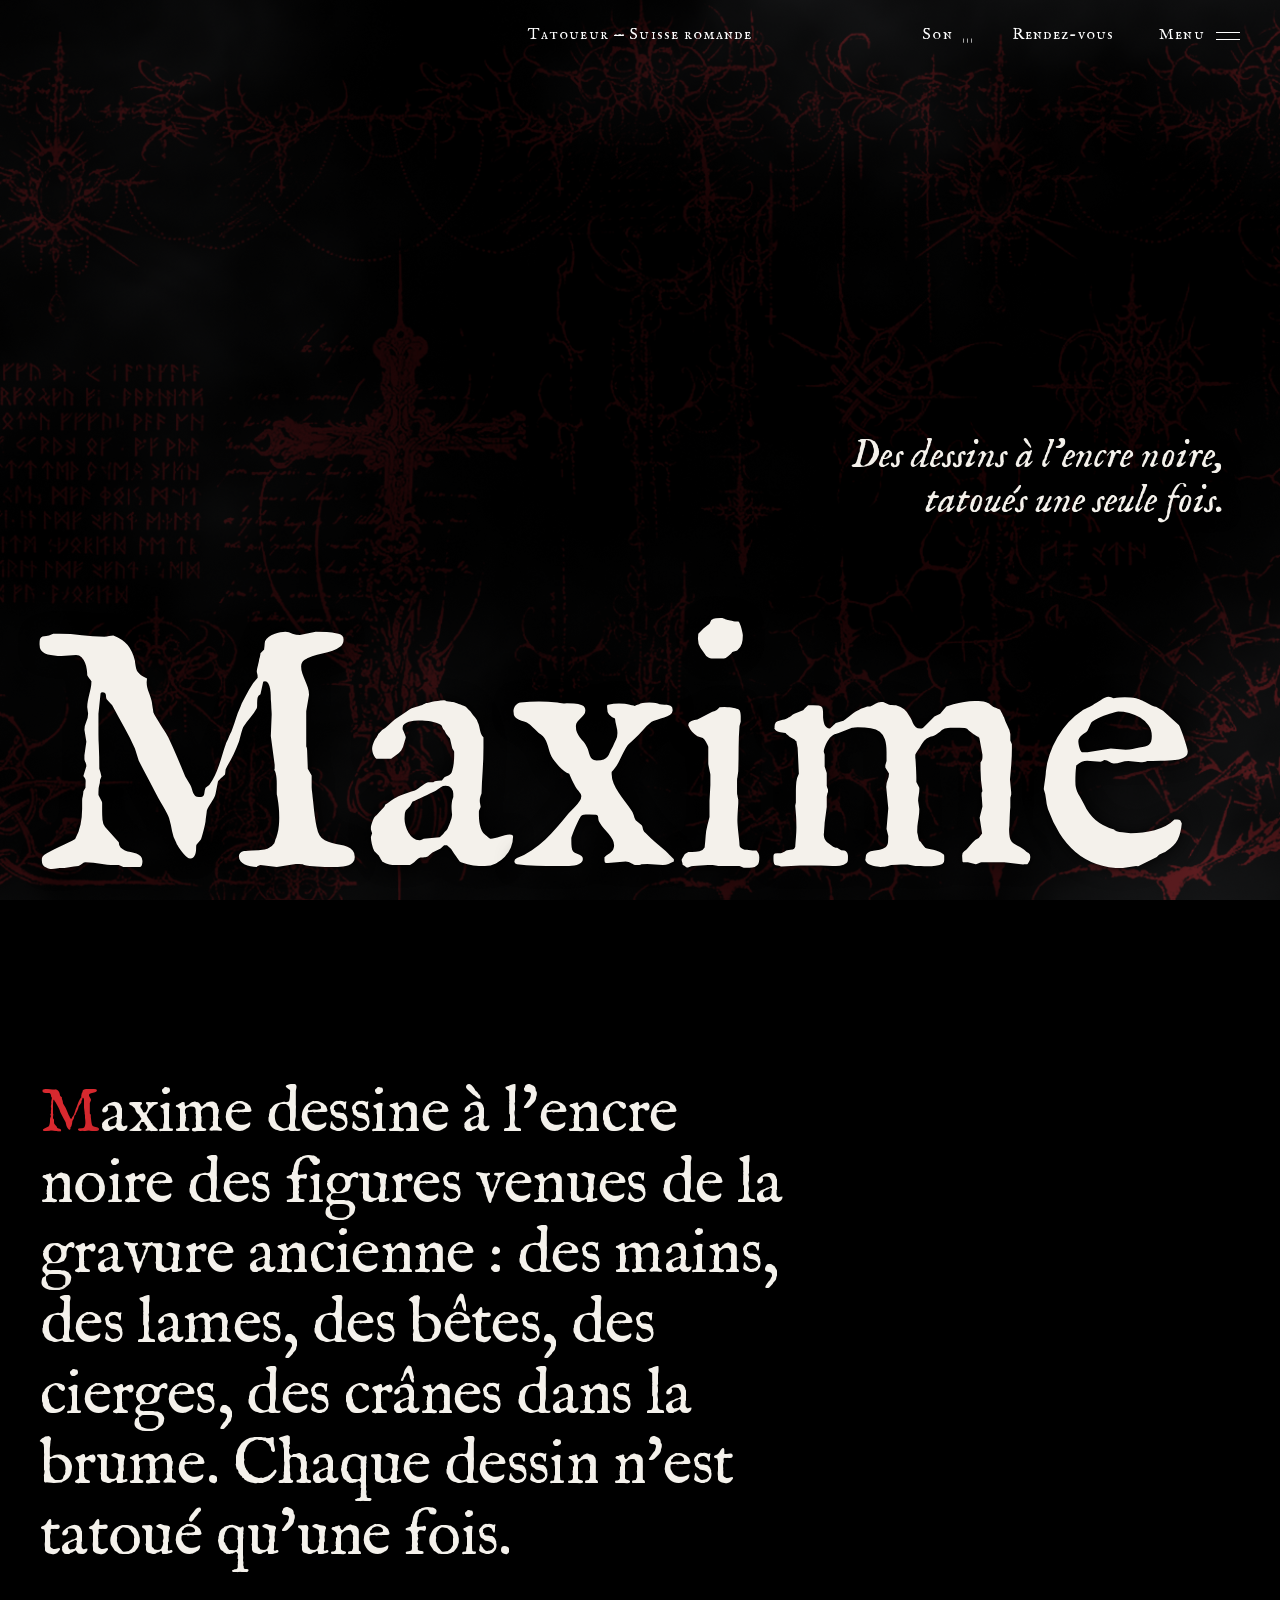
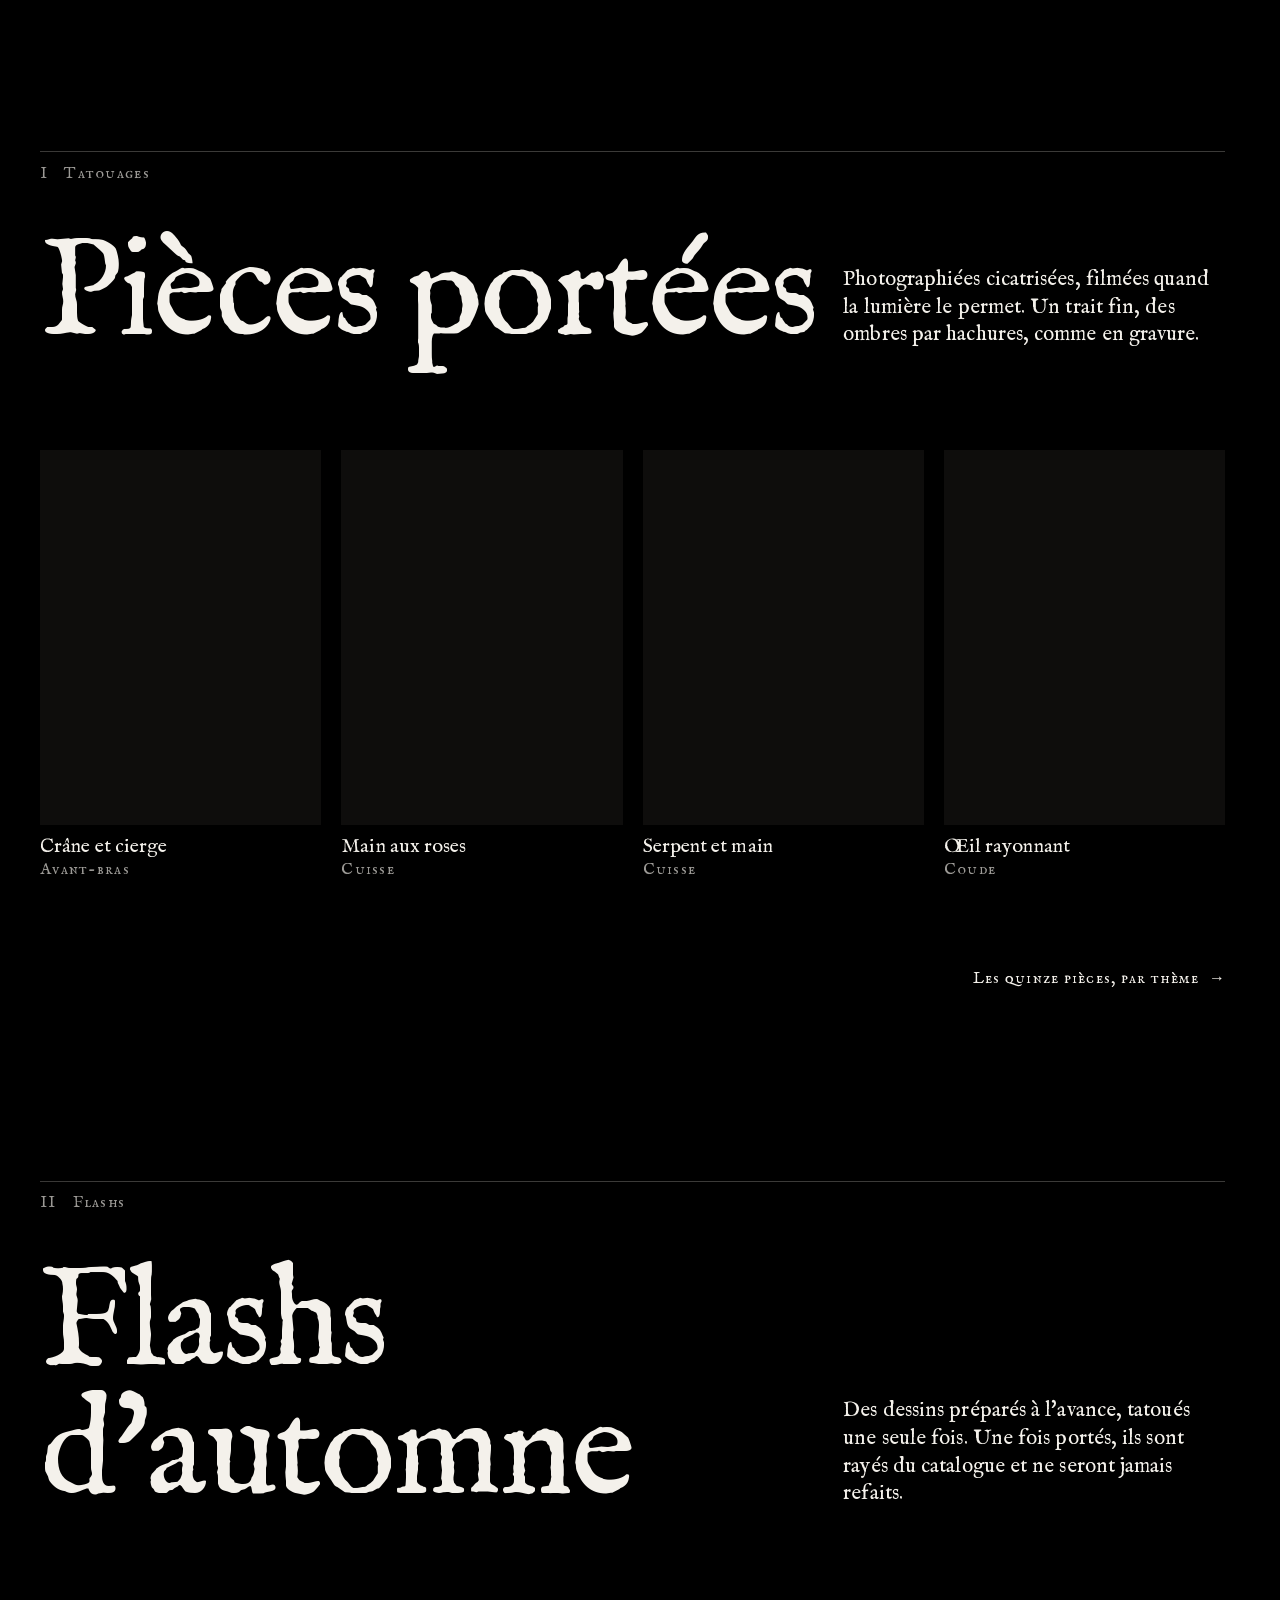
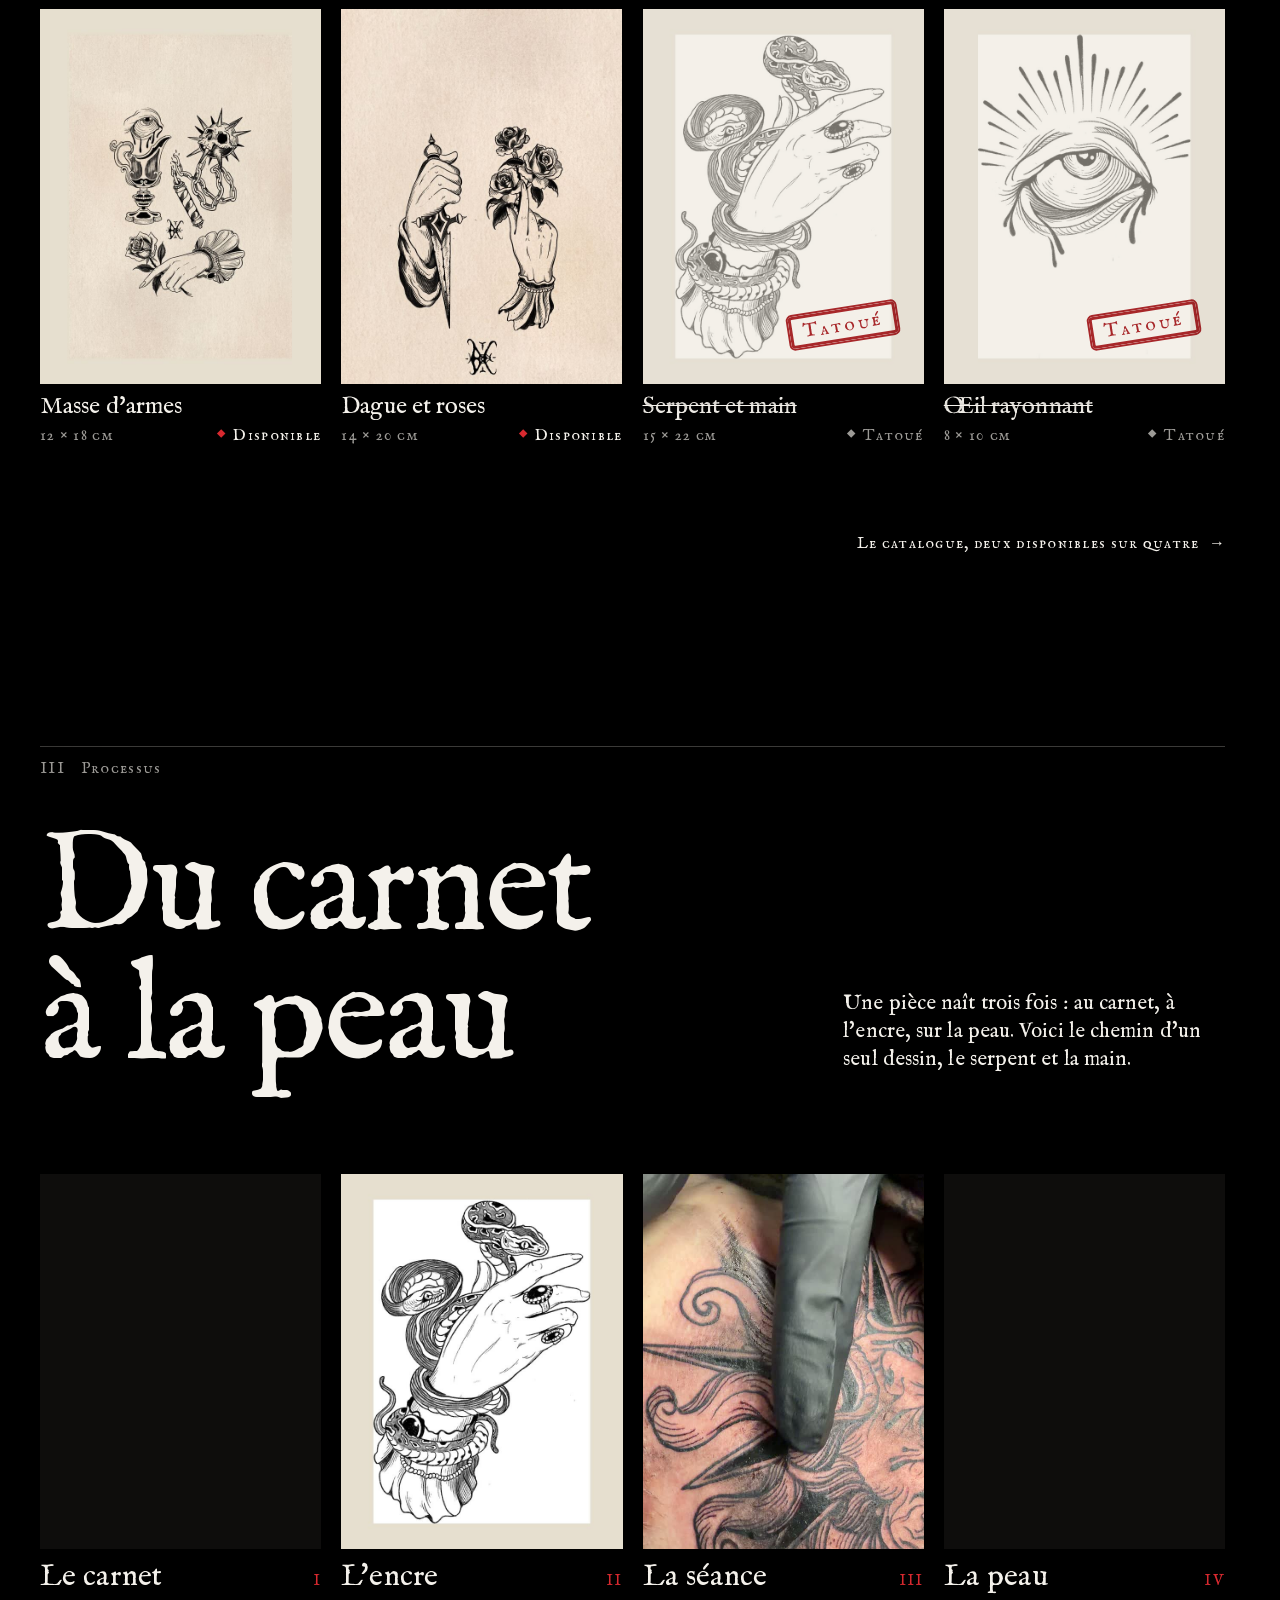
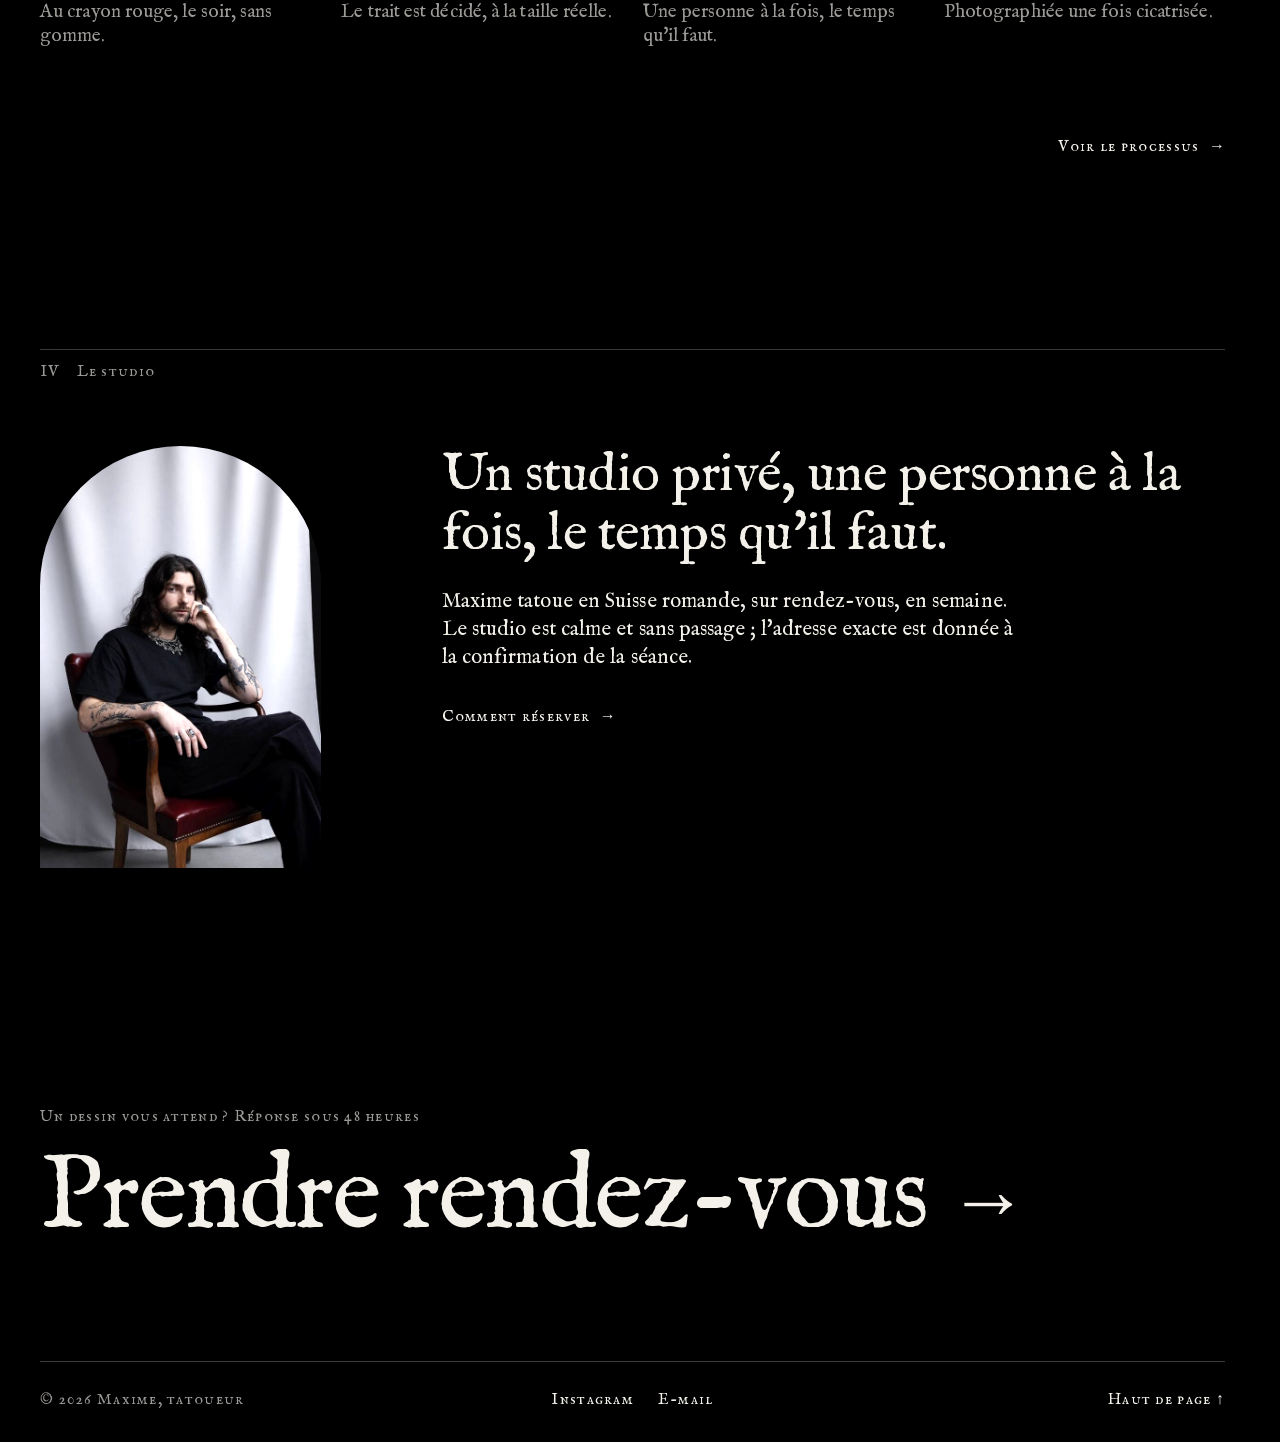
<file: index.html>
<!DOCTYPE html>
<html lang="fr">
<head>
  <meta charset="UTF-8" />
  <meta name="viewport" content="width=device-width, initial-scale=1, viewport-fit=cover" />
  <title>Maxime — Tatoueur en Suisse romande</title>
  <meta name="description" content="Maxime, tatoueur en Suisse romande : des dessins à l'encre noire tatoués une seule fois. Flashs de la saison, pièces portées, du carnet à la peau, rendez-vous." />
  <meta name="theme-color" content="#000000" />
  <meta property="og:type" content="website" />
  <meta property="og:locale" content="fr_CH" />
  <meta property="og:site_name" content="Maxime, tatoueur" />
  <meta property="og:title" content="Maxime — Tatoueur en Suisse romande" />
  <meta property="og:description" content="Des dessins à l'encre noire, tatoués une seule fois." />
  <meta property="og:image" content="assets/img/partage.jpg" />
  <meta name="twitter:card" content="summary_large_image" />
  <link rel="icon" href="favicon.ico" sizes="48x48" />
  <link rel="icon" href="favicon.svg" type="image/svg+xml" />
  <link rel="apple-touch-icon" href="apple-touch-icon.png" />
  <link rel="manifest" href="site.webmanifest" />
  <link rel="preload" href="assets/fonts/im-fell-normal-400.woff2" as="font" type="font/woff2" crossorigin />
  <link rel="preload" href="assets/fonts/im-fell-sc-normal-400.woff2" as="font" type="font/woff2" crossorigin />
  <link rel="preload" href="assets/fonts/im-fell-italic-400.woff2" as="font" type="font/woff2" crossorigin />
  <link rel="stylesheet" href="css/styles.css" />
</head>
<body class="page-accueil">
  <a class="evitement" href="#contenu">Aller au contenu</a>
  <canvas class="fond" aria-hidden="true"></canvas>

  <header class="entete" data-entete>
    <a class="entete-nom" href="index.html" aria-label="Maxime, accueil">Maxime</a>
    <p class="entete-milieu cap">Tatoueur — Suisse romande</p>
    <div class="entete-actions cap">
      <button class="bouton-son" type="button" data-musique aria-pressed="false" aria-label="Musique d'ambiance">Son <span class="son-icone" aria-hidden="true"><span></span><span></span><span></span></span></button>
      <a class="entete-rdv" href="rendez-vous.html">Rendez-vous</a>
      <button class="bouton-menu" type="button" data-ouvrir-menu aria-haspopup="dialog" aria-controls="menu" aria-expanded="false" commandfor="menu" command="show-modal">Menu <span class="bouton-menu-icone" aria-hidden="true"></span></button>
    </div>
  </header>

  <nav class="barre" aria-label="Navigation">
    <a class="barre-nom" href="index.html" aria-label="Maxime, accueil">Maxime</a>
    <div class="barre-actions">
      <button class="barre-menu cap" type="button" data-ouvrir-menu aria-haspopup="dialog" aria-controls="menu" aria-expanded="false" commandfor="menu" command="show-modal">Menu <span class="barre-icone" aria-hidden="true"></span></button>
    </div>
  </nav>

  <dialog class="menu" id="menu" aria-label="Menu">
    <div class="menu-rideau" aria-hidden="true"></div>
    <div class="menu-tete">
      <a class="menu-nom" href="index.html" aria-label="Maxime, accueil">Maxime</a>
      <button class="menu-fermer cap" type="button" data-fermer-menu commandfor="menu" command="close">Fermer <span class="menu-fermer-icone" aria-hidden="true"></span></button>
    </div>
    <nav class="menu-corps" aria-label="Chapitres">
      <ol class="menu-liste">
        <li class="menu-item" style="--i: 0"><a class="menu-lien" href="flashs.html"><span class="menu-num cap">I</span><span class="menu-masque"><span class="menu-titre">Flashs</span></span><span class="menu-folio cap">Automne 2026</span></a></li>
        <li class="menu-item" style="--i: 1"><a class="menu-lien" href="tatouages.html"><span class="menu-num cap">II</span><span class="menu-masque"><span class="menu-titre">Tatouages</span></span><span class="menu-folio cap">Quinze pièces</span></a></li>
        <li class="menu-item" style="--i: 2"><a class="menu-lien" href="processus.html"><span class="menu-num cap">III</span><span class="menu-masque"><span class="menu-titre">Processus</span></span><span class="menu-folio cap">Du carnet à la peau</span></a></li>
        <li class="menu-item" style="--i: 3"><a class="menu-lien" href="rendez-vous.html"><span class="menu-num cap">IV</span><span class="menu-masque"><span class="menu-titre">Rendez-vous</span></span><span class="menu-folio cap">Réponse sous 48 h</span></a></li>
      </ol>
    </nav>
    <div class="menu-pied cap">
      <div class="menu-contacts"><a href="#" data-a-completer="instagram">Instagram</a><a href="#" data-a-completer="e-mail">E-mail</a></div>
      <button class="menu-son" type="button" data-musique aria-pressed="false"><span class="son-icone" aria-hidden="true"><span></span><span></span><span></span></span><span class="son-coupe">Son coupé</span><span class="son-allume">Son allumé</span></button>
    </div>
    <div class="menu-emblemes" aria-hidden="true">
      <img src="assets/img/em-oeil.webp" alt="" loading="lazy" decoding="async" width="598" height="900" />
      <img src="assets/img/em-serpent.webp" alt="" loading="lazy" decoding="async" width="605" height="900" />
      <img src="assets/img/em-bete.webp" alt="" loading="lazy" decoding="async" width="729" height="900" />
      <img src="assets/img/em-dague.webp" alt="" loading="lazy" decoding="async" width="646" height="900" />
    </div>
    <div class="menu-barre">
      <a class="barre-nom" href="index.html" aria-label="Maxime, accueil">Maxime</a>
      <button class="menu-barre-fermer cap" type="button" data-fermer-menu commandfor="menu" command="close">Fermer <span class="menu-fermer-icone" aria-hidden="true"></span></button>
    </div>
  </dialog>

  <main id="contenu">
    <section class="ouverture" aria-labelledby="titre-site">
      <p class="ouverture-haut cap"><span>Tatoueur</span><span>Suisse romande</span></p>
      <div class="ouverture-milieu">
        <p class="ouverture-devise">Des dessins à l'encre noire, tatoués une seule fois.</p>
      </div>
      <h1 class="ouverture-nom" id="titre-site" data-grand-nom><span class="masque">Maxime</span><span class="ouverture-lettres" aria-hidden="true"><span style="--n: 0">M</span><span style="--n: 1">a</span><span style="--n: 2">x</span><span style="--n: 3">i</span><span style="--n: 4">m</span><span style="--n: 5">e</span></span></h1>
    </section>

    <section class="manifeste contenu voile" aria-label="Présentation">
      <div class="grille manifeste-grille">
        <div class="manifeste-corps" style="--cd: 1 / span 8">
          <p class="manifeste-texte" data-revele="texte">Maxime dessine à l'encre noire des figures venues de la gravure ancienne&nbsp;: des mains, des lames, des bêtes, des cierges, des crânes dans la brume. Chaque dessin n'est tatoué qu'une fois.</p>
        </div>
      </div>
    </section>

    <section class="section contenu voile" id="pieces" aria-labelledby="titre-pieces">
      <div class="section-filet cap"><span>I</span><span>Tatouages</span></div>
      <div class="section-tete">
        <h2 class="section-titre" id="titre-pieces" data-revele="titre">Pièces portées</h2>
        <p class="section-chapeau" data-revele="texte">Photographiées cicatrisées, filmées quand la lumière le permet. Un trait fin, des ombres par hachures, comme en gravure.</p>
      </div>
      <div class="pieces pieces--quatre">
        <a class="oeuvre" href="tatouages.html#cranes" data-revele="image">
          <div class="cadre"><img class="photo" src="assets/img/tt-crane-cierge.jpg" alt="Crâne surmonté d'un cierge, tatoué sur un avant-bras" loading="lazy" decoding="async" width="675" height="900" /></div>
          <div class="legende"><span class="legende-titre">Crâne et cierge</span><span class="legende-lieu cap">Avant-bras</span></div>
        </a>
        <a class="oeuvre" href="tatouages.html#mains" data-revele="image">
          <div class="cadre"><img class="photo" src="assets/img/tt-roses.jpg" alt="Main tenant des roses, tatouée sur une cuisse" loading="lazy" decoding="async" width="675" height="900" /></div>
          <div class="legende"><span class="legende-titre">Main aux roses</span><span class="legende-lieu cap">Cuisse</span></div>
        </a>
        <a class="oeuvre" href="tatouages.html#mains" data-revele="image">
          <div class="cadre"><img class="photo" src="assets/img/tt-serpent.jpg" alt="Serpent enlaçant une main baguée, tatoué sur une cuisse" loading="lazy" decoding="async" width="675" height="900" /></div>
          <div class="legende"><span class="legende-titre">Serpent et main</span><span class="legende-lieu cap">Cuisse</span></div>
        </a>
        <a class="oeuvre" href="tatouages.html#yeux" data-revele="image">
          <div class="cadre"><img class="photo" src="assets/img/tt-oeil.jpg" alt="Œil rayonnant tatoué à l'arrière du coude" loading="lazy" decoding="async" width="675" height="900" /></div>
          <div class="legende"><span class="legende-titre">Œil rayonnant</span><span class="legende-lieu cap">Coude</span></div>
        </a>
      </div>
      <p class="section-suite cap"><a class="lien-fleche" href="tatouages.html">Les quinze pièces, par thème <span class="fleche" aria-hidden="true">→</span></a></p>
    </section>

    <section class="section contenu voile" id="flashs" aria-labelledby="titre-flashs">
      <div class="section-filet cap"><span>II</span><span>Flashs</span></div>
      <div class="section-tete">
        <h2 class="section-titre" id="titre-flashs" data-revele="titre">Flashs d'automne</h2>
        <p class="section-chapeau" data-revele="texte">Des dessins préparés à l'avance, tatoués une seule fois. Une fois portés, ils sont rayés du catalogue et ne seront jamais refaits.</p>
      </div>
      <div class="pieces pieces--quatre" data-melange>
        <a class="planche oeuvre est-libre" href="flashs.html#disponibles" data-revele="image">
          <div class="cadre"><img src="assets/img/fl-dague-roses.jpg" alt="Dessin de deux mains, l'une tenant une dague, l'autre des roses" loading="lazy" decoding="async" width="660" height="880" /></div>
          <div class="legende"><span class="planche-titre">Dague et roses</span></div>
          <div class="planche-infos cap"><span>14 × 20 cm</span><span class="planche-etat">Disponible</span></div>
        </a>
        <a class="planche oeuvre est-libre" href="flashs.html#disponibles" data-revele="image">
          <div class="cadre"><img src="assets/img/fl-masse.jpg" alt="Planche de dessins : masse d'armes, cierge enchaîné, vase à l'œil, main à la rose" loading="lazy" decoding="async" width="660" height="880" /></div>
          <div class="legende"><span class="planche-titre">Masse d'armes</span></div>
          <div class="planche-infos cap"><span>12 × 18 cm</span><span class="planche-etat">Disponible</span></div>
        </a>
        <a class="planche oeuvre est-tatoue" href="flashs.html#tatoues" data-revele="image">
          <div class="cadre"><img src="assets/img/fl-serpent.jpg" alt="Dessin d'une main baguée enlacée par un serpent" loading="lazy" decoding="async" width="660" height="880" /><span class="tampon" aria-hidden="true">Tatoué</span></div>
          <div class="legende"><span class="planche-titre">Serpent et main</span></div>
          <div class="planche-infos cap"><span>15 × 22 cm</span><span class="planche-etat">Tatoué</span></div>
        </a>
        <a class="planche oeuvre est-tatoue" href="flashs.html#tatoues" data-revele="image">
          <div class="cadre"><img src="assets/img/fl-oeil.jpg" alt="Dessin d'un œil rayonnant" loading="lazy" decoding="async" width="660" height="880" /><span class="tampon" aria-hidden="true">Tatoué</span></div>
          <div class="legende"><span class="planche-titre">Œil rayonnant</span></div>
          <div class="planche-infos cap"><span>8 × 10 cm</span><span class="planche-etat">Tatoué</span></div>
        </a>
      </div>
      <p class="section-suite cap"><a class="lien-fleche" href="flashs.html">Le catalogue, deux disponibles sur quatre <span class="fleche" aria-hidden="true">→</span></a></p>
    </section>

    <section class="section contenu voile" id="processus" aria-labelledby="titre-processus">
      <div class="section-filet cap"><span>III</span><span>Processus</span></div>
      <div class="section-tete">
        <h2 class="section-titre" id="titre-processus" data-revele="titre">Du carnet à la peau</h2>
        <p class="section-chapeau" data-revele="texte">Une pièce naît trois fois&nbsp;: au carnet, à l'encre, sur la peau. Voici le chemin d'un seul dessin, le serpent et la main.</p>
      </div>
      <ol class="etapes">
        <li class="etape">
          <a class="oeuvre" href="processus.html#carnet" data-revele="image">
            <div class="cadre"><img src="assets/img/cn-4.jpg" alt="Page de carnet, croquis rouge d'une main et d'un serpent" loading="lazy" decoding="async" width="675" height="900" /></div>
            <div class="etape-tete"><h3 class="etape-titre">Le carnet</h3><span class="etape-num cap">I</span></div>
            <p>Au crayon rouge, le soir, sans gomme.</p>
          </a>
        </li>
        <li class="etape">
          <a class="oeuvre" href="processus.html#encre" data-revele="image">
            <div class="cadre"><img src="assets/img/fl-serpent.jpg" alt="Le même dessin repris à l'encre noire" loading="lazy" decoding="async" width="660" height="880" /></div>
            <div class="etape-tete"><h3 class="etape-titre">L'encre</h3><span class="etape-num cap">II</span></div>
            <p>Le trait est décidé, à la taille réelle.</p>
          </a>
        </li>
        <li class="etape">
          <a class="oeuvre" href="processus.html#seance" data-revele="image">
            <div class="cadre"><video data-autoplay muted loop playsinline preload="none" poster="assets/video/v-seance-2.jpg" aria-label="Séance de tatouage, les ombres posées par hachures"><source src="assets/video/v-seance-2.mp4" type="video/mp4" /></video></div>
            <div class="etape-tete"><h3 class="etape-titre">La séance</h3><span class="etape-num cap">III</span></div>
            <p>Une personne à la fois, le temps qu'il faut.</p>
          </a>
        </li>
        <li class="etape">
          <a class="oeuvre" href="processus.html#apres" data-revele="image">
            <div class="cadre"><img class="photo" src="assets/img/tt-serpent.jpg" alt="Le serpent et la main tatoués sur une cuisse, cicatrisés" loading="lazy" decoding="async" width="675" height="900" /></div>
            <div class="etape-tete"><h3 class="etape-titre">La peau</h3><span class="etape-num cap">IV</span></div>
            <p>Photographiée une fois cicatrisée.</p>
          </a>
        </li>
      </ol>
      <p class="section-suite cap"><a class="lien-fleche" href="processus.html">Voir le processus <span class="fleche" aria-hidden="true">→</span></a></p>
    </section>

    <section class="section contenu voile" id="studio" aria-labelledby="titre-studio">
      <div class="section-filet cap"><span>IV</span><span>Le studio</span></div>
      <div class="grille atelier">
        <figure class="oeuvre" style="--c: 1 / span 4; --h: 2.5rem; --cd: 1 / span 3; --hd: 4rem" data-revele="image">
          <div class="cadre cadre--arche" style="--r: 2 / 3"><img class="photo" src="assets/img/st-3.jpg" alt="Maxime assis dans un fauteuil de cuir rouge" loading="lazy" decoding="async" width="600" height="900" /></div>
        </figure>
        <div class="atelier-texte" style="--c: 1 / -1; --h: 2.5rem; --cd: 5 / -1; --hd: 4rem">
          <h2 class="atelier-phrase" id="titre-studio" data-revele="texte">Un studio privé, une personne à la fois, le temps qu'il faut.</h2>
          <p data-revele="texte">Maxime tatoue en Suisse romande, sur rendez-vous, en semaine. Le studio est calme et sans passage&nbsp;; l'adresse exacte est donnée à la confirmation de la séance.</p>
          <p class="cap" data-revele="texte"><a class="lien-fleche" href="rendez-vous.html">Comment réserver <span class="fleche" aria-hidden="true">→</span></a></p>
        </div>
      </div>
    </section>
  </main>

  <footer class="pied contenu voile">
    <div class="pied-appel">
      <p class="cap">Un dessin vous attend&nbsp;? Réponse sous 48 heures</p>
      <a class="pied-geant" href="rendez-vous.html">Prendre <span class="insecable">rendez-vous&nbsp;<span class="fleche" aria-hidden="true">→</span></span></a>
    </div>
    <div class="pied-bas cap">
      <span>© 2026 Maxime, tatoueur</span>
      <span class="pied-liens"><a href="#" data-a-completer="instagram">Instagram</a><a href="#" data-a-completer="e-mail">E-mail</a></span>
      <a href="#top">Haut de page ↑</a>
    </div>
  </footer>

  <script type="module" src="js/main.js"></script>
</body>
</html>
</file>
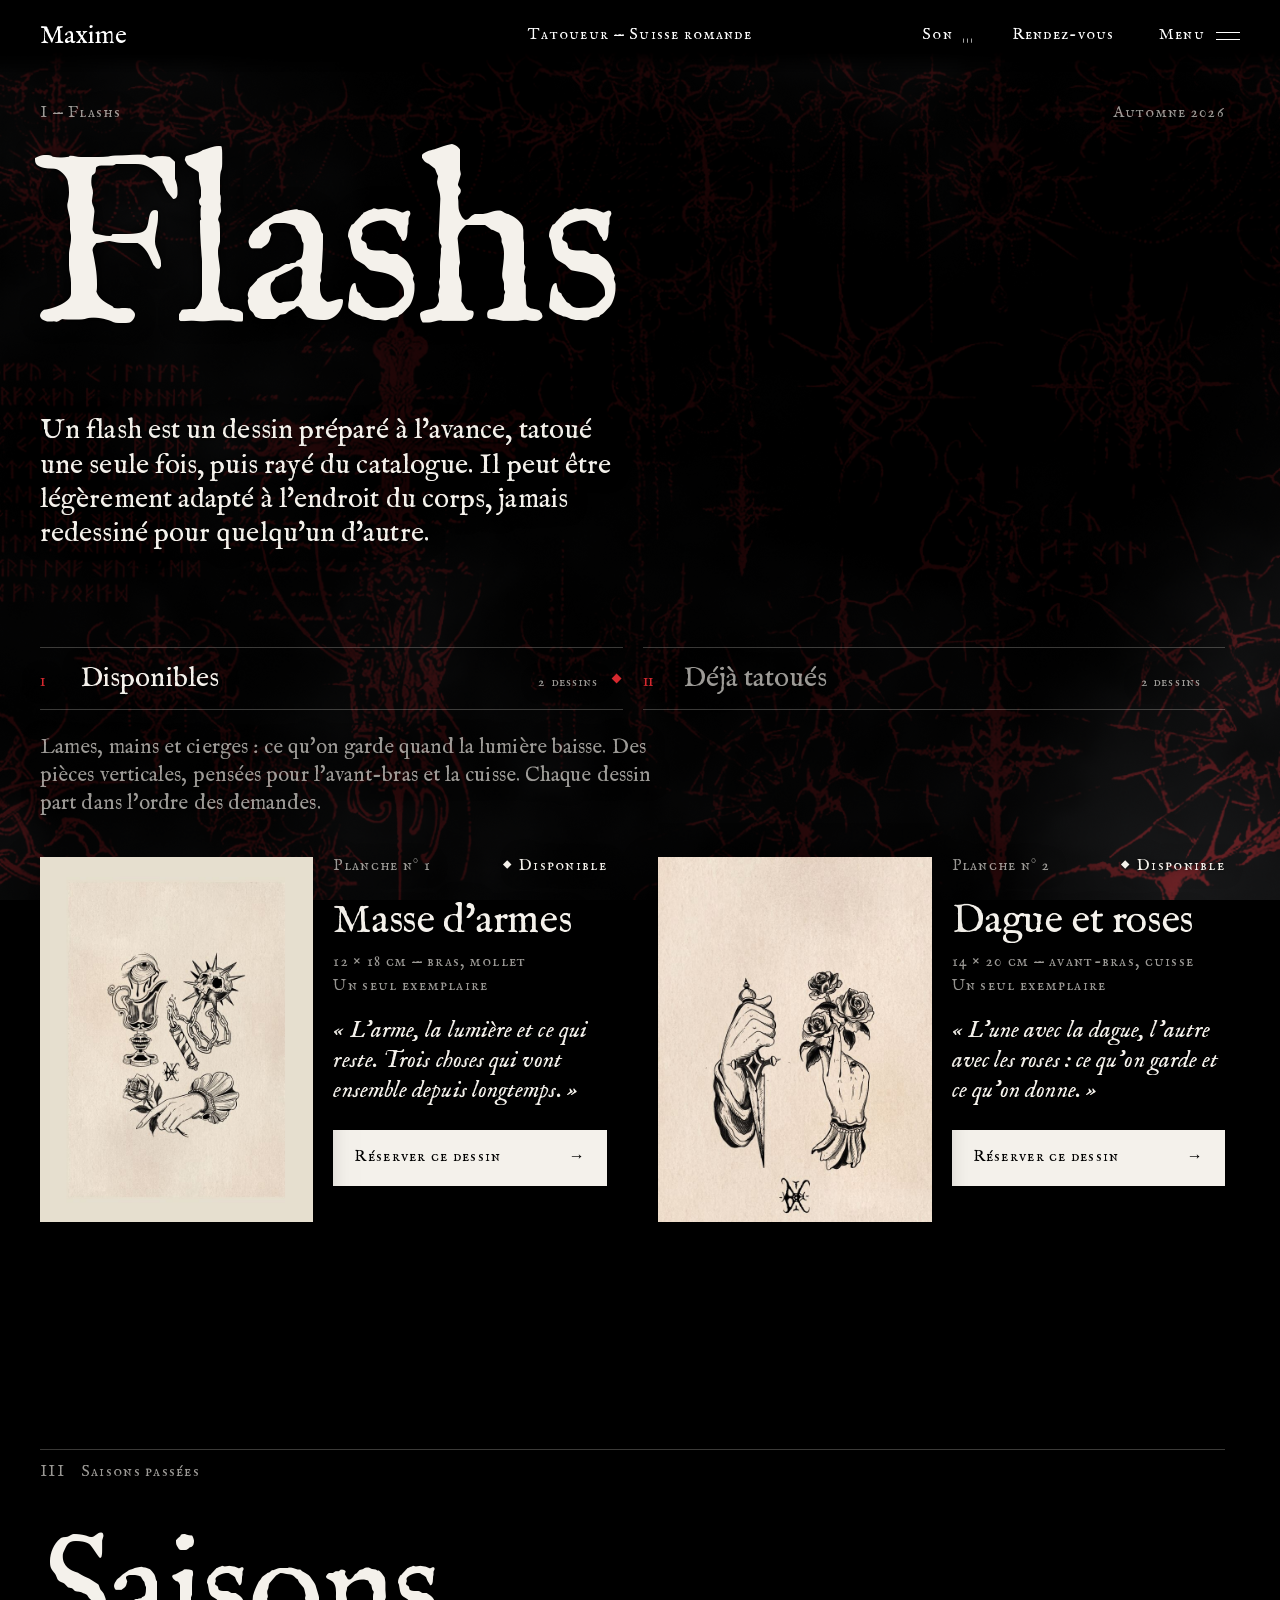
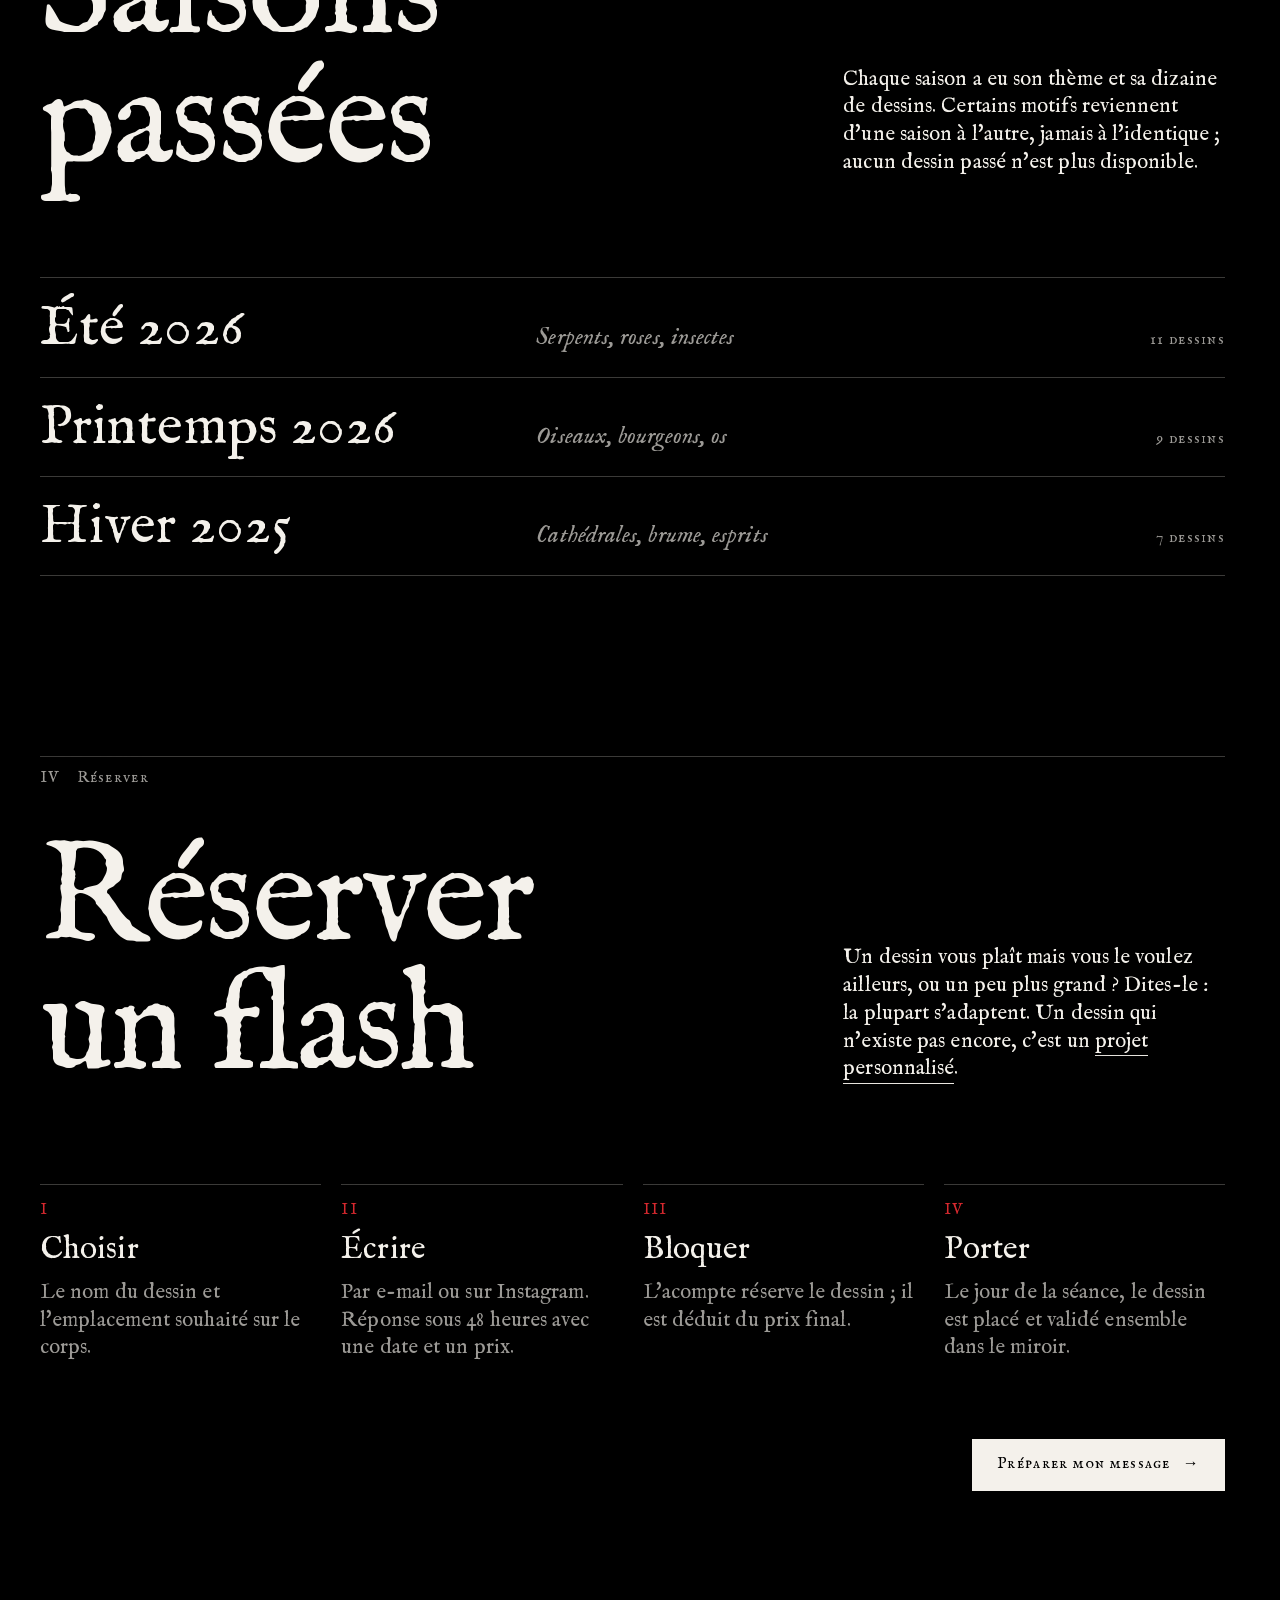
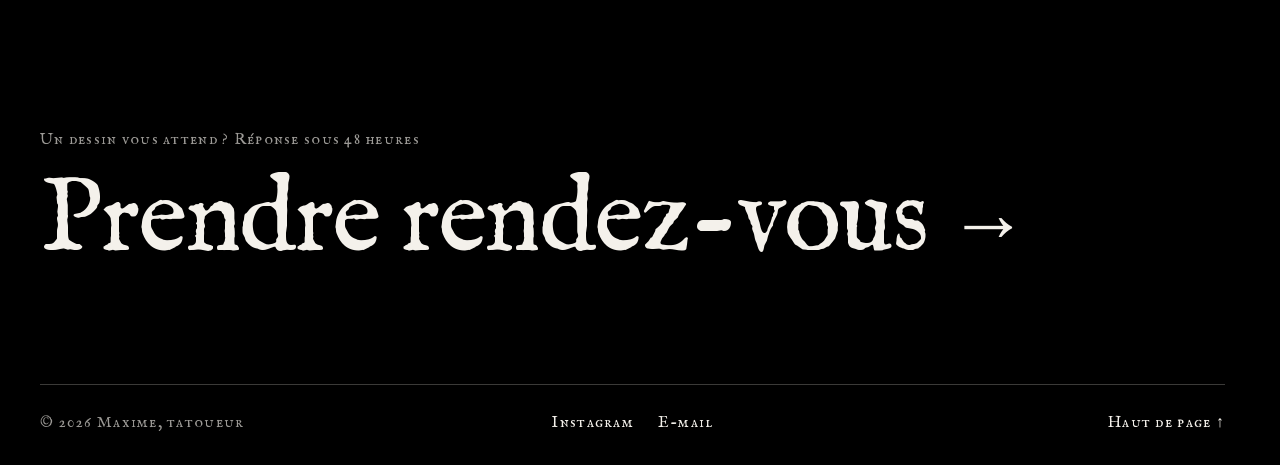
<file: flashs.html>
<!DOCTYPE html>
<html lang="fr">
<head>
  <meta charset="UTF-8" />
  <meta name="viewport" content="width=device-width, initial-scale=1, viewport-fit=cover" />
  <title>Flashs d'automne 2026 — Maxime, tatoueur</title>
  <meta name="description" content="Les flashs de la saison : dessins uniques de Maxime, tatoués une seule fois, avec taille, emplacement et disponibilité. Saisons passées et réservation." />
  <meta name="theme-color" content="#000000" />
  <meta property="og:type" content="website" />
  <meta property="og:locale" content="fr_CH" />
  <meta property="og:site_name" content="Maxime, tatoueur" />
  <meta property="og:title" content="Flashs d'automne 2026 — Maxime, tatoueur" />
  <meta property="og:description" content="Des dessins préparés à l'avance, tatoués une seule fois." />
  <meta property="og:image" content="assets/img/partage.jpg" />
  <meta name="twitter:card" content="summary_large_image" />
  <link rel="icon" href="favicon.ico" sizes="48x48" />
  <link rel="icon" href="favicon.svg" type="image/svg+xml" />
  <link rel="apple-touch-icon" href="apple-touch-icon.png" />
  <link rel="manifest" href="site.webmanifest" />
  <link rel="preload" href="assets/fonts/im-fell-normal-400.woff2" as="font" type="font/woff2" crossorigin />
  <link rel="preload" href="assets/fonts/im-fell-sc-normal-400.woff2" as="font" type="font/woff2" crossorigin />
  <link rel="preload" href="assets/fonts/im-fell-italic-400.woff2" as="font" type="font/woff2" crossorigin />
  <link rel="stylesheet" href="css/styles.css" />
</head>
<body class="page-flashs">
  <a class="evitement" href="#contenu">Aller au contenu</a>
  <canvas class="fond" aria-hidden="true"></canvas>

  <header class="entete" data-entete>
    <a class="entete-nom" href="index.html" aria-label="Maxime, accueil">Maxime</a>
    <p class="entete-milieu cap">Tatoueur — Suisse romande</p>
    <div class="entete-actions cap">
      <button class="bouton-son" type="button" data-musique aria-pressed="false" aria-label="Musique d'ambiance">Son <span class="son-icone" aria-hidden="true"><span></span><span></span><span></span></span></button>
      <a class="entete-rdv" href="rendez-vous.html">Rendez-vous</a>
      <button class="bouton-menu" type="button" data-ouvrir-menu aria-haspopup="dialog" aria-controls="menu" aria-expanded="false" commandfor="menu" command="show-modal">Menu <span class="bouton-menu-icone" aria-hidden="true"></span></button>
    </div>
  </header>

  <nav class="barre" aria-label="Navigation">
    <a class="barre-nom" href="index.html" aria-label="Maxime, accueil">Maxime</a>
    <div class="barre-actions">
      <button class="barre-menu cap" type="button" data-ouvrir-menu aria-haspopup="dialog" aria-controls="menu" aria-expanded="false" commandfor="menu" command="show-modal">Menu <span class="barre-icone" aria-hidden="true"></span></button>
    </div>
  </nav>

  <dialog class="menu" id="menu" aria-label="Menu">
    <div class="menu-rideau" aria-hidden="true"></div>
    <div class="menu-tete">
      <a class="menu-nom" href="index.html" aria-label="Maxime, accueil">Maxime</a>
      <button class="menu-fermer cap" type="button" data-fermer-menu commandfor="menu" command="close">Fermer <span class="menu-fermer-icone" aria-hidden="true"></span></button>
    </div>
    <nav class="menu-corps" aria-label="Chapitres">
      <ol class="menu-liste">
        <li class="menu-item" style="--i: 0"><a class="menu-lien" href="flashs.html" aria-current="page"><span class="menu-num cap">I</span><span class="menu-masque"><span class="menu-titre">Flashs</span></span><span class="menu-folio cap">Automne 2026</span></a></li>
        <li class="menu-item" style="--i: 1"><a class="menu-lien" href="tatouages.html"><span class="menu-num cap">II</span><span class="menu-masque"><span class="menu-titre">Tatouages</span></span><span class="menu-folio cap">Quinze pièces</span></a></li>
        <li class="menu-item" style="--i: 2"><a class="menu-lien" href="processus.html"><span class="menu-num cap">III</span><span class="menu-masque"><span class="menu-titre">Processus</span></span><span class="menu-folio cap">Du carnet à la peau</span></a></li>
        <li class="menu-item" style="--i: 3"><a class="menu-lien" href="rendez-vous.html"><span class="menu-num cap">IV</span><span class="menu-masque"><span class="menu-titre">Rendez-vous</span></span><span class="menu-folio cap">Réponse sous 48 h</span></a></li>
      </ol>
    </nav>
    <div class="menu-pied cap">
      <div class="menu-contacts"><a href="#" data-a-completer="instagram">Instagram</a><a href="#" data-a-completer="e-mail">E-mail</a></div>
      <button class="menu-son" type="button" data-musique aria-pressed="false"><span class="son-icone" aria-hidden="true"><span></span><span></span><span></span></span><span class="son-coupe">Son coupé</span><span class="son-allume">Son allumé</span></button>
    </div>
    <div class="menu-emblemes" aria-hidden="true">
      <img src="assets/img/em-oeil.webp" alt="" loading="lazy" decoding="async" width="598" height="900" />
      <img src="assets/img/em-serpent.webp" alt="" loading="lazy" decoding="async" width="605" height="900" />
      <img src="assets/img/em-bete.webp" alt="" loading="lazy" decoding="async" width="729" height="900" />
      <img src="assets/img/em-dague.webp" alt="" loading="lazy" decoding="async" width="646" height="900" />
    </div>
    <div class="menu-barre">
      <a class="barre-nom" href="index.html" aria-label="Maxime, accueil">Maxime</a>
      <button class="menu-barre-fermer cap" type="button" data-fermer-menu commandfor="menu" command="close">Fermer <span class="menu-fermer-icone" aria-hidden="true"></span></button>
    </div>
  </dialog>

  <main id="contenu">
    <header class="page-tete page-tete--courte contenu">
      <p class="page-surtitre cap"><span>I — Flashs</span><span>Automne 2026</span></p>
      <h1 class="page-titre" style="--mots: 2.62">Flashs</h1>
      <div class="page-intro">
        <p class="page-intro-texte">Un flash est un dessin préparé à l'avance, tatoué une seule fois, puis rayé du catalogue. Il peut être légèrement adapté à l'endroit du corps, jamais redessiné pour quelqu'un d'autre.</p>
      </div>
    </header>

    <div class="flashs-catalogue">
      <nav class="onglets-flashs contenu" aria-label="Catalogue" data-onglets hidden>
        <a class="onglet-flashs" href="#disponibles">Disponibles <span class="onglet-flashs-compte cap">2</span></a>
        <a class="onglet-flashs" href="#tatoues">Déjà tatoués <span class="onglet-flashs-compte cap">2</span></a>
      </nav>

      <section class="catalogue contenu voile" id="disponibles" aria-labelledby="titre-disponibles" data-onglet-panneau>
        <h2 class="catalogue-titre" id="titre-disponibles">Disponibles</h2>
        <p class="catalogue-chapeau">Lames, mains et cierges&nbsp;: ce qu'on garde quand la lumière baisse. Des pièces verticales, pensées pour l'avant-bras et la cuisse. Chaque dessin part dans l'ordre des demandes.</p>
        <div class="planches-grandes" data-melange data-visionneuse>
          <article class="planche-grande oeuvre est-libre">
            <p class="planche-grande-haut cap"><span class="planche-grande-num">Planche</span><span class="planche-etat">Disponible</span></p>
            <div class="cadre papier" data-revele="image"><img src="assets/img/fl-dague-roses.jpg" alt="Dessin à l'encre de deux mains, l'une tenant une dague, l'autre des roses" loading="lazy" decoding="async" width="660" height="880" /></div>
            <h3 class="planche-titre">Dague et roses</h3>
            <p class="planche-infos cap"><span>14 × 20 cm — avant-bras, cuisse</span><span>Un seul exemplaire</span></p>
            <p class="pensee planche-grande-pensee">«&nbsp;L'une avec la dague, l'autre avec les roses&nbsp;: ce qu'on garde et ce qu'on donne.&nbsp;»</p>
            <a class="bouton bouton--plein bouton--large cap" href="rendez-vous.html?flash=dague-et-roses#ecrire"><span>Réserver ce dessin</span><span class="fleche" aria-hidden="true">→</span></a>
          </article>
          <article class="planche-grande oeuvre est-libre">
            <p class="planche-grande-haut cap"><span class="planche-grande-num">Planche</span><span class="planche-etat">Disponible</span></p>
            <div class="cadre papier" data-revele="image"><img src="assets/img/fl-masse.jpg" alt="Planche à l'encre : masse d'armes, cierge enchaîné, vase à l'œil, main à la rose" loading="lazy" decoding="async" width="660" height="880" /></div>
            <h3 class="planche-titre">Masse d'armes</h3>
            <p class="planche-infos cap"><span>12 × 18 cm — bras, mollet</span><span>Un seul exemplaire</span></p>
            <p class="pensee planche-grande-pensee">«&nbsp;L'arme, la lumière et ce qui reste. Trois choses qui vont ensemble depuis longtemps.&nbsp;»</p>
            <a class="bouton bouton--plein bouton--large cap" href="rendez-vous.html?flash=masse-d-armes#ecrire"><span>Réserver ce dessin</span><span class="fleche" aria-hidden="true">→</span></a>
          </article>
        </div>
      </section>

      <section class="catalogue contenu voile" id="tatoues" aria-labelledby="titre-tatoues" data-onglet-panneau>
        <h2 class="catalogue-titre" id="titre-tatoues">Déjà tatoués</h2>
        <p class="catalogue-chapeau">Rayés jusqu'à la saison suivante, ils ne seront pas refaits. Touchez un dessin pour le retourner et voir la pièce portée.</p>
        <div class="retournes">
          <figure class="retourne-carte">
            <button class="retourne" type="button" aria-pressed="false" aria-label="Serpent et main : voir le dessin ou la pièce portée" data-retourne>
              <span class="retourne-interieur">
                <span class="retourne-face retourne-face--dessin"><img src="assets/img/fl-serpent.jpg" alt="" loading="lazy" decoding="async" width="660" height="880" /><span class="tampon" aria-hidden="true">Tatoué</span></span>
                <span class="retourne-face retourne-face--peau"><img class="photo" src="assets/img/tt-serpent.jpg" alt="" loading="lazy" decoding="async" width="675" height="900" /></span>
              </span>
              <span class="retourne-indice cap" aria-hidden="true" hidden><span class="retourne-vers-peau">Voir la peau</span><span class="retourne-vers-dessin">Revoir le dessin</span></span>
            </button>
            <figcaption>
              <span class="planche-titre">Serpent et main</span>
              <span class="planche-infos cap"><span>15 × 22 cm, cuisse</span><span class="planche-etat">Tatoué</span></span>
              <a class="lien-fleche cap" href="tatouages.html#mains">La pièce portée, en grand <span class="fleche" aria-hidden="true">→</span></a>
            </figcaption>
          </figure>
          <figure class="retourne-carte">
            <button class="retourne" type="button" aria-pressed="false" aria-label="Œil rayonnant : voir le dessin ou la pièce portée" data-retourne>
              <span class="retourne-interieur">
                <span class="retourne-face retourne-face--dessin"><img src="assets/img/fl-oeil.jpg" alt="" loading="lazy" decoding="async" width="660" height="880" /><span class="tampon" aria-hidden="true">Tatoué</span></span>
                <span class="retourne-face retourne-face--peau"><img class="photo" src="assets/img/tt-oeil.jpg" alt="" loading="lazy" decoding="async" width="675" height="900" /></span>
              </span>
              <span class="retourne-indice cap" aria-hidden="true" hidden><span class="retourne-vers-peau">Voir la peau</span><span class="retourne-vers-dessin">Revoir le dessin</span></span>
            </button>
            <figcaption>
              <span class="planche-titre">Œil rayonnant</span>
              <span class="planche-infos cap"><span>8 × 10 cm, coude</span><span class="planche-etat">Tatoué</span></span>
              <a class="lien-fleche cap" href="tatouages.html#yeux">La pièce portée, en grand <span class="fleche" aria-hidden="true">→</span></a>
            </figcaption>
          </figure>
        </div>
      </section>
    </div>

    <section class="section contenu voile" id="saisons" aria-labelledby="titre-saisons">
      <div class="section-filet cap"><span>III</span><span>Saisons passées</span></div>
      <div class="section-tete">
        <h2 class="section-titre" id="titre-saisons" data-revele="titre">Saisons passées</h2>
        <p class="section-chapeau" data-revele="texte">Chaque saison a eu son thème et sa dizaine de dessins. Certains motifs reviennent d'une saison à l'autre, jamais à l'identique&nbsp;; aucun dessin passé n'est plus disponible.</p>
      </div>
      <ol class="registre" data-revele="texte">
        <li><span class="registre-saison">Été 2026</span><span class="registre-theme">Serpents, roses, insectes</span><span class="registre-compte cap">11 dessins</span></li>
        <li><span class="registre-saison">Printemps 2026</span><span class="registre-theme">Oiseaux, bourgeons, os</span><span class="registre-compte cap">9 dessins</span></li>
        <li><span class="registre-saison">Hiver 2025</span><span class="registre-theme">Cathédrales, brume, esprits</span><span class="registre-compte cap">7 dessins</span></li>
      </ol>
    </section>

    <section class="section contenu voile" id="reserver" aria-labelledby="titre-reserver">
      <div class="section-filet cap"><span>IV</span><span>Réserver</span></div>
      <div class="section-tete">
        <h2 class="section-titre" id="titre-reserver" data-revele="titre">Réserver un flash</h2>
        <p class="section-chapeau" data-revele="texte">Un dessin vous plaît mais vous le voulez ailleurs, ou un peu plus grand&nbsp;? Dites-le&nbsp;: la plupart s'adaptent. Un dessin qui n'existe pas encore, c'est un <a class="lien" href="rendez-vous.html#questions">projet personnalisé</a>.</p>
      </div>
      <ol class="deroule">
        <li data-revele="texte"><span class="deroule-num cap">I</span><h3 class="deroule-titre">Choisir</h3><p>Le nom du dessin et l'emplacement souhaité sur le corps.</p></li>
        <li data-revele="texte"><span class="deroule-num cap">II</span><h3 class="deroule-titre">Écrire</h3><p>Par e-mail ou sur Instagram. Réponse sous 48 heures avec une date et un prix.</p></li>
        <li data-revele="texte"><span class="deroule-num cap">III</span><h3 class="deroule-titre">Bloquer</h3><p>L'acompte réserve le dessin&nbsp;; il est déduit du prix final.</p></li>
        <li data-revele="texte"><span class="deroule-num cap">IV</span><h3 class="deroule-titre">Porter</h3><p>Le jour de la séance, le dessin est placé et validé ensemble dans le miroir.</p></li>
      </ol>
      <p class="section-suite"><a class="bouton bouton--plein cap" href="rendez-vous.html#ecrire">Préparer mon message <span class="fleche" aria-hidden="true">→</span></a></p>
    </section>
  </main>

  <footer class="pied contenu voile">
    <div class="pied-appel">
      <p class="cap">Un dessin vous attend&nbsp;? Réponse sous 48 heures</p>
      <a class="pied-geant" href="rendez-vous.html">Prendre <span class="insecable">rendez-vous&nbsp;<span class="fleche" aria-hidden="true">→</span></span></a>
    </div>
    <div class="pied-bas cap">
      <span>© 2026 Maxime, tatoueur</span>
      <span class="pied-liens"><a href="#" data-a-completer="instagram">Instagram</a><a href="#" data-a-completer="e-mail">E-mail</a></span>
      <a href="#top">Haut de page ↑</a>
    </div>
  </footer>

  <script type="module" src="js/main.js"></script>
</body>
</html>
</file>
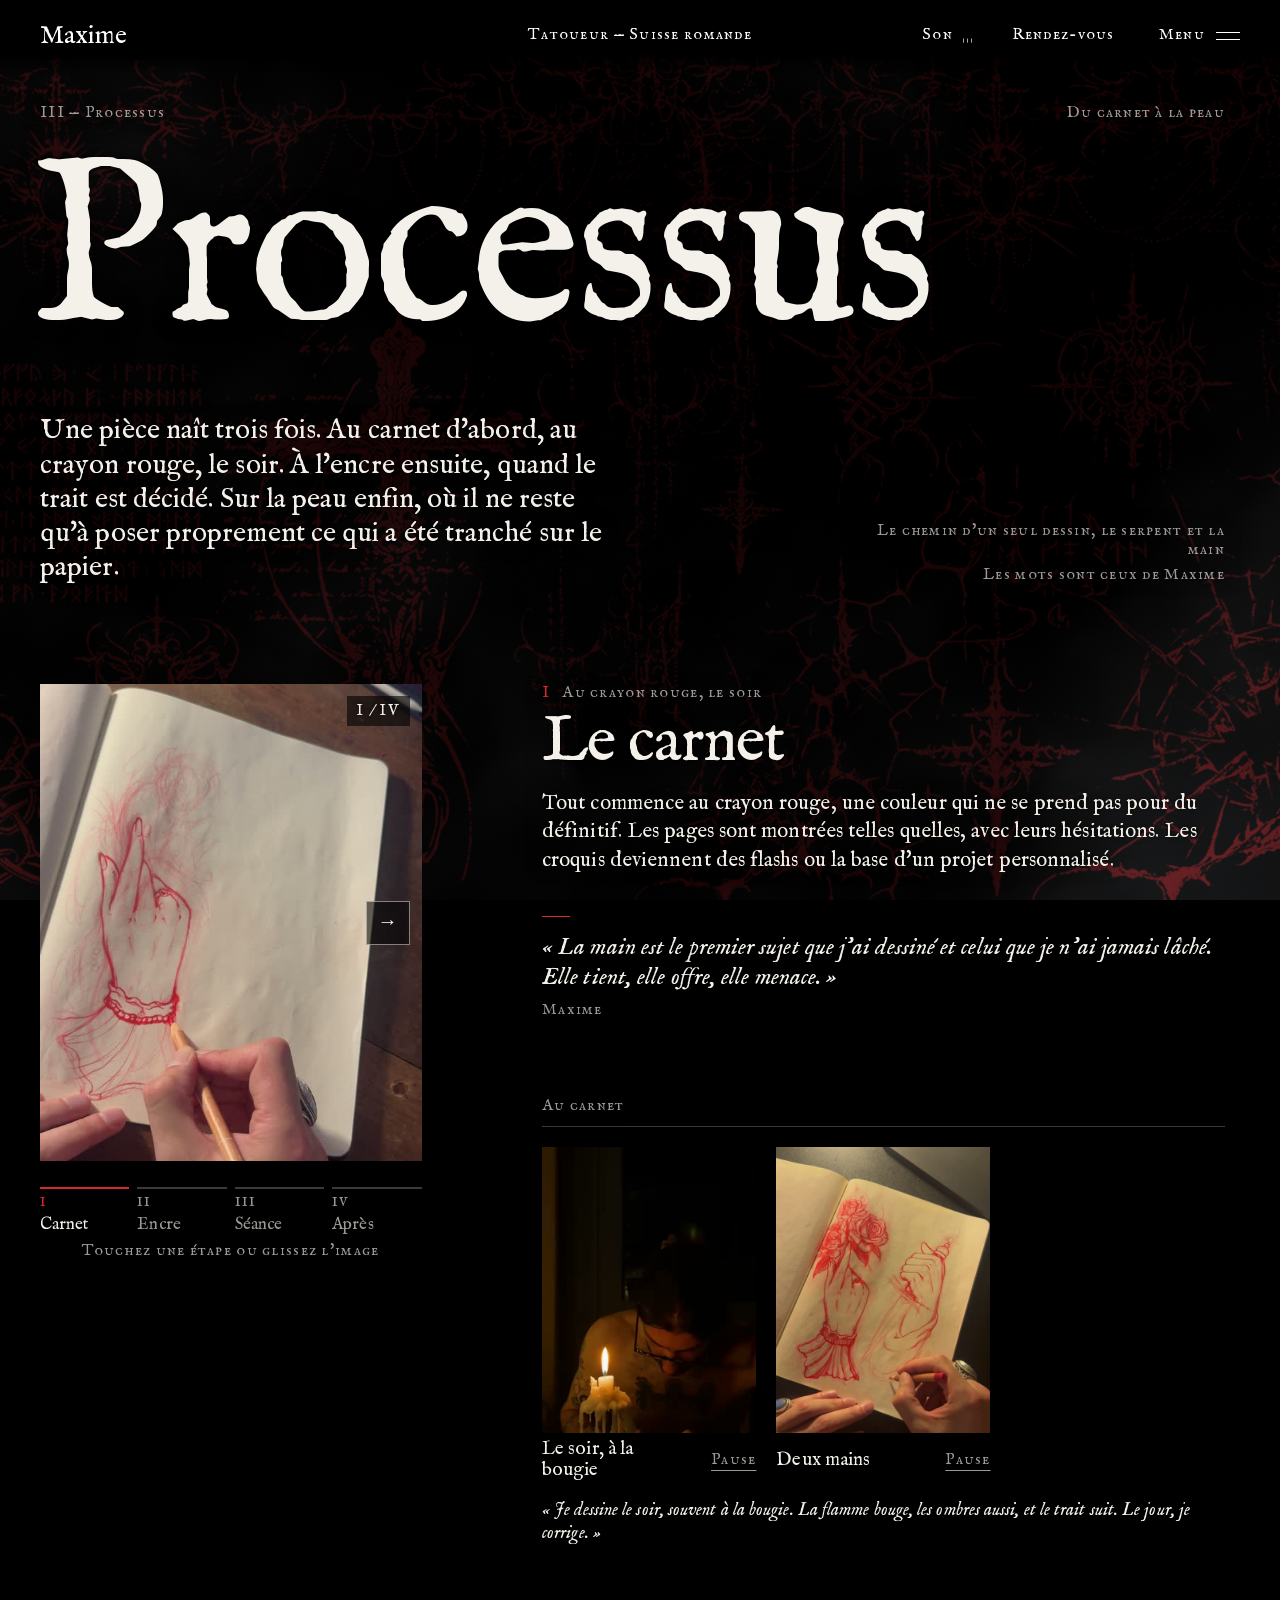
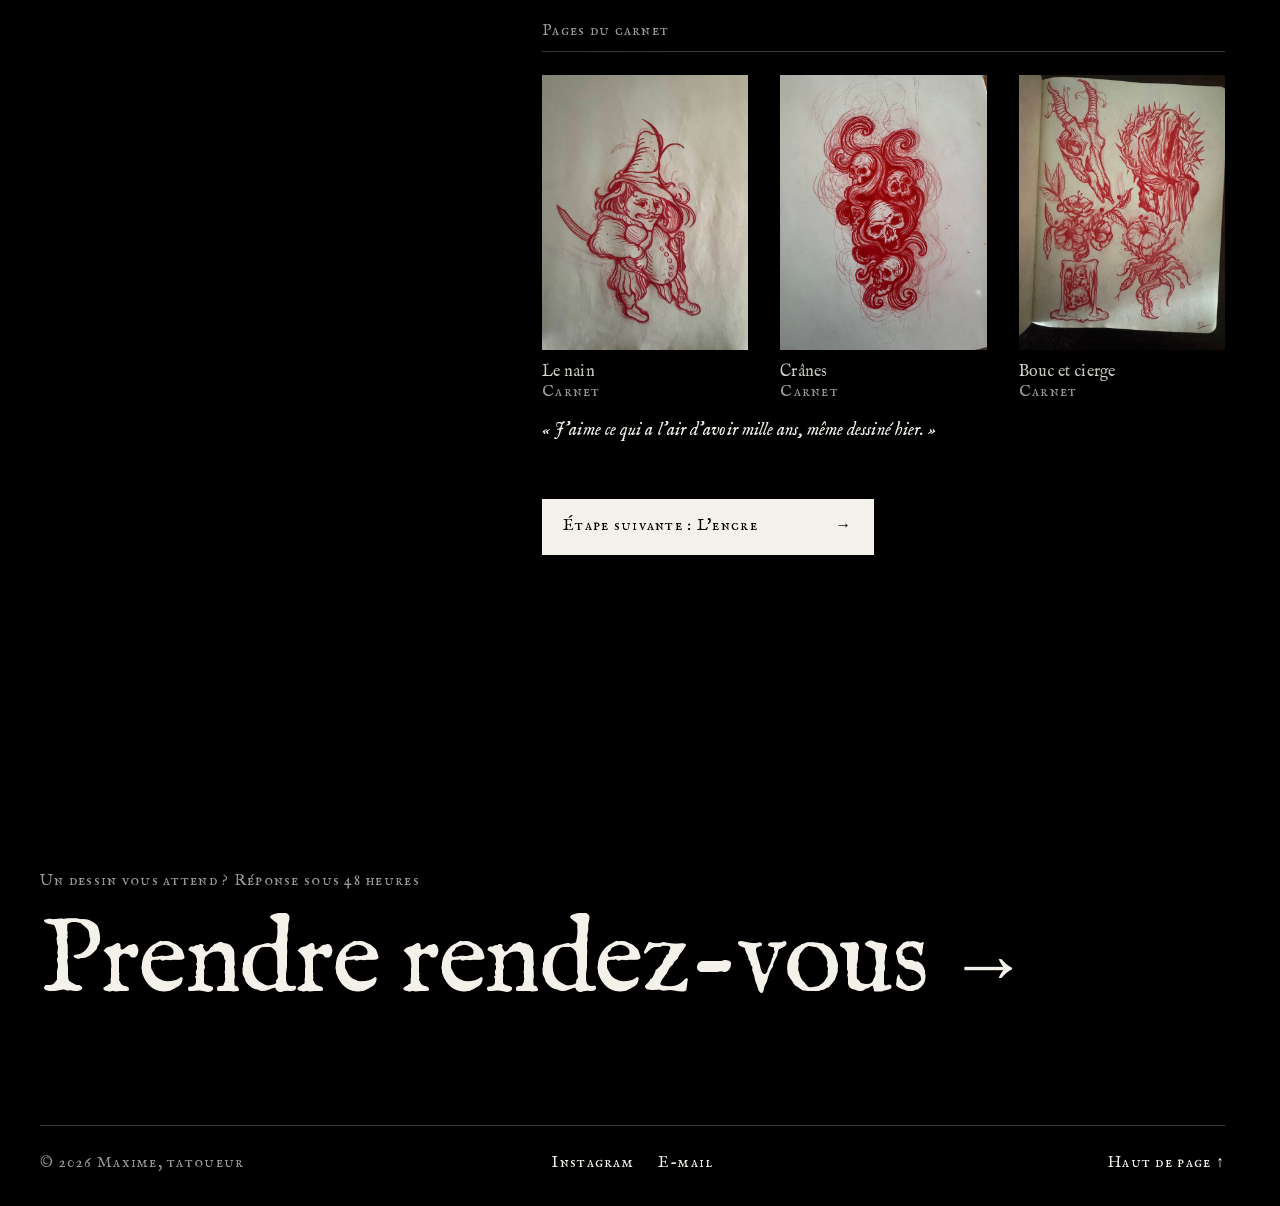
<file: processus.html>
<!DOCTYPE html>
<html lang="fr">
<head>
  <meta charset="UTF-8" />
  <meta name="viewport" content="width=device-width, initial-scale=1, viewport-fit=cover" />
  <title>Processus — Maxime, tatoueur</title>
  <meta name="description" content="Du carnet à la peau : comment Maxime dessine, encre et tatoue. Pages de carnet au crayon rouge, vidéos de dessin et de séance, soins après." />
  <meta name="theme-color" content="#000000" />
  <meta property="og:type" content="website" />
  <meta property="og:locale" content="fr_CH" />
  <meta property="og:site_name" content="Maxime, tatoueur" />
  <meta property="og:title" content="Processus — Maxime, tatoueur" />
  <meta property="og:description" content="Une pièce naît trois fois : au carnet, à l'encre, sur la peau." />
  <meta property="og:image" content="assets/img/partage.jpg" />
  <meta name="twitter:card" content="summary_large_image" />
  <link rel="icon" href="favicon.ico" sizes="48x48" />
  <link rel="icon" href="favicon.svg" type="image/svg+xml" />
  <link rel="apple-touch-icon" href="apple-touch-icon.png" />
  <link rel="manifest" href="site.webmanifest" />
  <link rel="preload" href="assets/fonts/im-fell-normal-400.woff2" as="font" type="font/woff2" crossorigin />
  <link rel="preload" href="assets/fonts/im-fell-sc-normal-400.woff2" as="font" type="font/woff2" crossorigin />
  <link rel="preload" href="assets/fonts/im-fell-italic-400.woff2" as="font" type="font/woff2" crossorigin />
  <link rel="stylesheet" href="css/styles.css" />
</head>
<body class="page-processus">
  <a class="evitement" href="#contenu">Aller au contenu</a>
  <canvas class="fond" aria-hidden="true"></canvas>

  <header class="entete" data-entete>
    <a class="entete-nom" href="index.html" aria-label="Maxime, accueil">Maxime</a>
    <p class="entete-milieu cap">Tatoueur — Suisse romande</p>
    <div class="entete-actions cap">
      <button class="bouton-son" type="button" data-musique aria-pressed="false" aria-label="Musique d'ambiance">Son <span class="son-icone" aria-hidden="true"><span></span><span></span><span></span></span></button>
      <a class="entete-rdv" href="rendez-vous.html">Rendez-vous</a>
      <button class="bouton-menu" type="button" data-ouvrir-menu aria-haspopup="dialog" aria-controls="menu" aria-expanded="false" commandfor="menu" command="show-modal">Menu <span class="bouton-menu-icone" aria-hidden="true"></span></button>
    </div>
  </header>

  <nav class="barre" aria-label="Navigation">
    <a class="barre-nom" href="index.html" aria-label="Maxime, accueil">Maxime</a>
    <div class="barre-actions">
      <button class="barre-menu cap" type="button" data-ouvrir-menu aria-haspopup="dialog" aria-controls="menu" aria-expanded="false" commandfor="menu" command="show-modal">Menu <span class="barre-icone" aria-hidden="true"></span></button>
    </div>
  </nav>

  <dialog class="menu" id="menu" aria-label="Menu">
    <div class="menu-rideau" aria-hidden="true"></div>
    <div class="menu-tete">
      <a class="menu-nom" href="index.html" aria-label="Maxime, accueil">Maxime</a>
      <button class="menu-fermer cap" type="button" data-fermer-menu commandfor="menu" command="close">Fermer <span class="menu-fermer-icone" aria-hidden="true"></span></button>
    </div>
    <nav class="menu-corps" aria-label="Chapitres">
      <ol class="menu-liste">
        <li class="menu-item" style="--i: 0"><a class="menu-lien" href="flashs.html"><span class="menu-num cap">I</span><span class="menu-masque"><span class="menu-titre">Flashs</span></span><span class="menu-folio cap">Automne 2026</span></a></li>
        <li class="menu-item" style="--i: 1"><a class="menu-lien" href="tatouages.html"><span class="menu-num cap">II</span><span class="menu-masque"><span class="menu-titre">Tatouages</span></span><span class="menu-folio cap">Quinze pièces</span></a></li>
        <li class="menu-item" style="--i: 2"><a class="menu-lien" href="processus.html" aria-current="page"><span class="menu-num cap">III</span><span class="menu-masque"><span class="menu-titre">Processus</span></span><span class="menu-folio cap">Du carnet à la peau</span></a></li>
        <li class="menu-item" style="--i: 3"><a class="menu-lien" href="rendez-vous.html"><span class="menu-num cap">IV</span><span class="menu-masque"><span class="menu-titre">Rendez-vous</span></span><span class="menu-folio cap">Réponse sous 48 h</span></a></li>
      </ol>
    </nav>
    <div class="menu-pied cap">
      <div class="menu-contacts"><a href="#" data-a-completer="instagram">Instagram</a><a href="#" data-a-completer="e-mail">E-mail</a></div>
      <button class="menu-son" type="button" data-musique aria-pressed="false"><span class="son-icone" aria-hidden="true"><span></span><span></span><span></span></span><span class="son-coupe">Son coupé</span><span class="son-allume">Son allumé</span></button>
    </div>
    <div class="menu-emblemes" aria-hidden="true">
      <img src="assets/img/em-oeil.webp" alt="" loading="lazy" decoding="async" width="598" height="900" />
      <img src="assets/img/em-serpent.webp" alt="" loading="lazy" decoding="async" width="605" height="900" />
      <img src="assets/img/em-bete.webp" alt="" loading="lazy" decoding="async" width="729" height="900" />
      <img src="assets/img/em-dague.webp" alt="" loading="lazy" decoding="async" width="646" height="900" />
    </div>
    <div class="menu-barre">
      <a class="barre-nom" href="index.html" aria-label="Maxime, accueil">Maxime</a>
      <button class="menu-barre-fermer cap" type="button" data-fermer-menu commandfor="menu" command="close">Fermer <span class="menu-fermer-icone" aria-hidden="true"></span></button>
    </div>
  </dialog>

  <main id="contenu">
    <header class="page-tete page-tete--courte contenu">
      <p class="page-surtitre cap"><span>III — Processus</span><span>Du carnet à la peau</span></p>
      <h1 class="page-titre" style="--mots: 3.86">Processus</h1>
      <div class="page-intro">
        <p class="page-intro-texte">Une pièce naît trois fois. Au carnet d'abord, au crayon rouge, le soir. À l'encre ensuite, quand le trait est décidé. Sur la peau enfin, où il ne reste qu'à poser proprement ce qui a été tranché sur le papier.</p>
        <p class="page-meta cap"><span>Le chemin d'un seul dessin, le serpent et la main</span><span>Les mots sont ceux de Maxime</span></p>
      </div>
    </header>

    <div class="processus contenu voile" data-processus>
      <div class="scene">
        <div class="scene-cadre" data-scene>
          <video class="scene-media est-active" data-media="carnet" muted loop playsinline preload="metadata" poster="assets/video/v-carnet-main.jpg" aria-label="Le carnet : Maxime dessine une main au crayon rouge, en vidéo"><source src="assets/video/v-carnet-main.mp4" type="video/mp4" /></video>
          <img class="scene-media" data-media="encre" src="assets/img/fl-serpent.jpg" alt="L'encre : le dessin du serpent et de la main repris à l'encre noire, à taille réelle" loading="lazy" decoding="async" width="660" height="880" draggable="false" />
          <video class="scene-media" data-media="seance" muted loop playsinline preload="none" poster="assets/video/v-seance-2.jpg" aria-label="La séance : les ombres posées par petites hachures, en vidéo"><source src="assets/video/v-seance-2.mp4" type="video/mp4" /></video>
          <img class="scene-media photo" data-media="apres" src="assets/img/tt-serpent.jpg" alt="Après : le serpent et la main tatoués sur une cuisse, cicatrisés" loading="lazy" decoding="async" width="675" height="900" draggable="false" />
          <span class="scene-compteur cap" aria-hidden="true" data-scene-compteur>I / IV</span>
          <button class="scene-fleche scene-fleche--prec" type="button" aria-label="Temps précédent" data-scene-prec hidden><span aria-hidden="true">←</span></button>
          <button class="scene-fleche scene-fleche--suiv" type="button" aria-label="Temps suivant" data-scene-suiv hidden><span aria-hidden="true">→</span></button>
        </div>
        <nav class="scene-etapes" aria-label="Les quatre temps du dessin">
          <a class="scene-etape" href="#carnet" data-etape-lien="carnet"><span class="scene-etape-trait" aria-hidden="true"></span><span class="scene-etape-num cap">I</span><span class="scene-etape-nom">Carnet</span></a>
          <a class="scene-etape" href="#encre" data-etape-lien="encre"><span class="scene-etape-trait" aria-hidden="true"></span><span class="scene-etape-num cap">II</span><span class="scene-etape-nom">Encre</span></a>
          <a class="scene-etape" href="#seance" data-etape-lien="seance"><span class="scene-etape-trait" aria-hidden="true"></span><span class="scene-etape-num cap">III</span><span class="scene-etape-nom">Séance</span></a>
          <a class="scene-etape" href="#apres" data-etape-lien="apres"><span class="scene-etape-trait" aria-hidden="true"></span><span class="scene-etape-num cap">IV</span><span class="scene-etape-nom">Après</span></a>
        </nav>
        <p class="scene-aide cap" hidden>Touchez une étape ou glissez l'image</p>
      </div>

      <div class="doc">
        <article class="etape-doc" id="carnet" aria-labelledby="titre-carnet" data-etape>
          <p class="etape-doc-haut cap"><span class="etape-doc-num">I</span><span>Au crayon rouge, le soir</span></p>
          <h2 class="etape-doc-titre" id="titre-carnet">Le carnet</h2>
          <p class="etape-doc-texte">Tout commence au crayon rouge, une couleur qui ne se prend pas pour du définitif. Les pages sont montrées telles quelles, avec leurs hésitations. Les croquis deviennent des flashs ou la base d'un projet personnalisé.</p>
          <blockquote class="pensee pensee--filet etape-doc-pensee">«&nbsp;La main est le premier sujet que j'ai dessiné et celui que je n'ai jamais lâché. Elle tient, elle offre, elle menace.&nbsp;»<span class="pensee-signature cap">Maxime</span></blockquote>
          <div class="bloc">
            <p class="bloc-titre cap"><span>Au carnet</span></p>
            <div class="films">
              <figure class="film">
                <div class="cadre"><video id="film-bougie" data-autoplay muted loop playsinline preload="none" poster="assets/video/v-carnet-bougie.jpg" aria-label="Maxime dessine le soir, à la lueur d'une bougie"><source src="assets/video/v-carnet-bougie.mp4" type="video/mp4" /></video></div>
                <figcaption class="film-legende"><span class="film-titre">Le soir, à la bougie</span><button class="film-pause cap" type="button" data-pause aria-controls="film-bougie" hidden>Pause</button></figcaption>
              </figure>
              <figure class="film">
                <div class="cadre"><video id="film-deux-mains" data-autoplay muted loop playsinline preload="none" poster="assets/video/v-carnet-deux-mains.jpg" aria-label="Maxime dessine deux mains, l'une à la dague, l'autre aux roses"><source src="assets/video/v-carnet-deux-mains.mp4" type="video/mp4" /></video></div>
                <figcaption class="film-legende"><span class="film-titre">Deux mains</span><button class="film-pause cap" type="button" data-pause aria-controls="film-deux-mains" hidden>Pause</button></figcaption>
              </figure>
            </div>
            <p class="pensee bloc-pensee">«&nbsp;Je dessine le soir, souvent à la bougie. La flamme bouge, les ombres aussi, et le trait suit. Le jour, je corrige.&nbsp;»</p>
          </div>
          <div class="bloc" data-visionneuse>
            <p class="bloc-titre cap"><span>Pages du carnet</span></p>
            <div class="pages">
              <figure class="oeuvre" data-revele="image">
                <div class="cadre papier"><img src="assets/img/cn-6.jpg" alt="Page de carnet, croquis rouge d'un nain à chapeau pointu" loading="lazy" decoding="async" width="675" height="900" /></div>
                <figcaption class="legende"><span class="legende-titre">Le nain</span><span class="legende-lieu cap">Carnet</span></figcaption>
              </figure>
              <figure class="oeuvre" data-revele="image">
                <div class="cadre papier"><img src="assets/img/cn-7.jpg" alt="Page de carnet, croquis rouge de crânes dans les nuages" loading="lazy" decoding="async" width="675" height="900" /></div>
                <figcaption class="legende"><span class="legende-titre">Crânes</span><span class="legende-lieu cap">Carnet</span></figcaption>
              </figure>
              <figure class="oeuvre" data-revele="image">
                <div class="cadre papier"><img src="assets/img/cn-5.jpg" alt="Page de carnet, croquis rouge d'un crâne de bouc, d'un cierge et de fleurs" loading="lazy" decoding="async" width="675" height="900" /></div>
                <figcaption class="legende"><span class="legende-titre">Bouc et cierge</span><span class="legende-lieu cap">Carnet</span></figcaption>
              </figure>
            </div>
            <p class="pensee bloc-pensee">«&nbsp;J'aime ce qui a l'air d'avoir mille ans, même dessiné hier.&nbsp;»</p>
          </div>
          <nav class="etape-doc-suite" aria-label="Étapes voisines">
            <a class="bouton bouton--plein bouton--large cap" href="#encre" data-etape-lien="encre"><span>Étape suivante&nbsp;: L'encre</span><span class="fleche" aria-hidden="true">→</span></a>
          </nav>
        </article>

        <article class="etape-doc" id="encre" aria-labelledby="titre-encre" data-etape>
          <p class="etape-doc-haut cap"><span class="etape-doc-num">II</span><span>À la taille réelle</span></p>
          <h2 class="etape-doc-titre" id="titre-encre">L'encre</h2>
          <p class="etape-doc-texte">Quand le croquis tient, il est repris à l'encre noire, sur papier, à la taille réelle du tatouage. C'est le dessin du catalogue, et celui qui sera décalqué sur la peau.</p>
          <blockquote class="pensee pensee--filet etape-doc-pensee">«&nbsp;Le crayon rouge cherche. Il a le droit de se tromper&nbsp;; l'encre, elle, décide.&nbsp;»<span class="pensee-signature cap">Maxime</span></blockquote>
          <div class="bloc paire" data-visionneuse>
            <p class="bloc-titre cap"><span>Du crayon à l'encre</span><span>Serpent et main</span></p>
            <div class="paire-grille">
              <figure class="oeuvre" data-revele="image">
                <div class="cadre papier"><img src="assets/img/cn-4.jpg" alt="Croquis rouge d'une main enlacée par un serpent" loading="lazy" decoding="async" width="675" height="900" /></div>
                <figcaption class="legende"><span class="legende-titre" data-num="I">Le crayon</span><span class="legende-lieu cap">Croquis</span></figcaption>
              </figure>
              <figure class="oeuvre" data-revele="image">
                <div class="cadre papier"><img src="assets/img/fl-serpent.jpg" alt="Le même dessin repris à l'encre noire, avec bagues et bracelet" loading="lazy" decoding="async" width="660" height="880" /></div>
                <figcaption class="legende"><span class="legende-titre" data-num="II">L'encre</span><span class="legende-lieu cap">Taille réelle</span></figcaption>
              </figure>
            </div>
            <p class="pensee bloc-pensee">«&nbsp;Les bagues sont venues à l'encre, pas au crayon. Il faut laisser une place à ce qui arrive en dernier.&nbsp;»</p>
          </div>
          <div class="bloc paire" data-visionneuse>
            <p class="bloc-titre cap"><span>Du crayon à l'encre</span><span>Dague et roses</span></p>
            <div class="paire-grille">
              <figure class="oeuvre" data-revele="image">
                <div class="cadre papier"><img src="assets/img/cn-3.jpg" alt="Croquis rouge de deux mains, l'une tenant une dague, l'autre des roses" loading="lazy" decoding="async" width="675" height="900" /></div>
                <figcaption class="legende"><span class="legende-titre" data-num="I">Le crayon</span><span class="legende-lieu cap">Croquis</span></figcaption>
              </figure>
              <figure class="oeuvre" data-revele="image">
                <div class="cadre papier"><img src="assets/img/fl-dague-roses.jpg" alt="Le même dessin repris à l'encre noire" loading="lazy" decoding="async" width="660" height="880" /></div>
                <figcaption class="legende"><span class="legende-titre" data-num="II">L'encre</span><span class="legende-lieu cap">Taille réelle</span></figcaption>
              </figure>
            </div>
            <p class="pensee bloc-pensee">«&nbsp;L'une avec la dague, l'autre avec les roses&nbsp;: ce qu'on garde et ce qu'on donne.&nbsp;»</p>
          </div>
          <nav class="etape-doc-suite" aria-label="Étapes voisines">
            <a class="bouton bouton--plein bouton--large cap" href="#seance" data-etape-lien="seance"><span>Étape suivante&nbsp;: La séance</span><span class="fleche" aria-hidden="true">→</span></a>
            <a class="bouton bouton--large cap" href="#carnet" data-etape-lien="carnet"><span>Étape précédente&nbsp;: Le carnet</span><span class="fleche" aria-hidden="true">←</span></a>
          </nav>
        </article>

        <article class="etape-doc" id="seance" aria-labelledby="titre-seance" data-etape>
          <p class="etape-doc-haut cap"><span class="etape-doc-num">III</span><span>Une à trois heures</span></p>
          <h2 class="etape-doc-titre" id="titre-seance">La séance</h2>
          <p class="etape-doc-texte">Le dessin est décalqué, positionné, validé ensemble dans le miroir. Puis on commence. Une personne à la fois, dans le calme, avec des pauses quand il le faut.</p>
          <div class="bloc">
            <p class="bloc-titre cap"><span>Le déroulé</span></p>
            <ol class="deroule deroule--etroit">
              <li><span class="deroule-num cap">I</span><h3 class="deroule-titre">Le décalque</h3><p>Le dessin à l'encre est reporté sur la peau, à taille réelle.</p></li>
              <li><span class="deroule-num cap">II</span><h3 class="deroule-titre">Le placement</h3><p>Positionné, puis validé ensemble dans le miroir.</p></li>
              <li><span class="deroule-num cap">III</span><h3 class="deroule-titre">Le trait</h3><p>Le dessin est déjà décidé&nbsp;: il ne reste qu'à le poser proprement.</p></li>
              <li><span class="deroule-num cap">IV</span><h3 class="deroule-titre">Les ombres</h3><p>En dernier, par petites hachures, comme en gravure.</p></li>
            </ol>
          </div>
          <blockquote class="pensee pensee--filet etape-doc-pensee">«&nbsp;En séance, je parle peu. Le dessin est déjà décidé&nbsp;; il ne reste qu'à le poser proprement. C'est le moment le plus calme.&nbsp;»<span class="pensee-signature cap">Maxime</span></blockquote>
          <div class="bloc">
            <p class="bloc-titre cap"><span>En séance</span></p>
            <div class="films">
              <figure class="film">
                <div class="cadre"><video id="film-trait" data-autoplay muted loop playsinline preload="none" poster="assets/video/v-seance-1.jpg" aria-label="Maxime en séance, penché sur le tatouage"><source src="assets/video/v-seance-1.mp4" type="video/mp4" /></video></div>
                <figcaption class="film-legende"><span class="film-titre">Le trait</span><button class="film-pause cap" type="button" data-pause aria-controls="film-trait" hidden>Pause</button></figcaption>
              </figure>
              <figure class="film">
                <div class="cadre"><video id="film-ombres" data-autoplay muted loop playsinline preload="none" poster="assets/video/v-seance-2.jpg" aria-label="Les ombres posées par petites hachures"><source src="assets/video/v-seance-2.mp4" type="video/mp4" /></video></div>
                <figcaption class="film-legende"><span class="film-titre">Les ombres</span><button class="film-pause cap" type="button" data-pause aria-controls="film-ombres" hidden>Pause</button></figcaption>
              </figure>
            </div>
            <p class="pensee bloc-pensee">«&nbsp;Les ombres viennent en dernier, par petites hachures, comme en gravure. C'est là que la pièce prend sa profondeur.&nbsp;»</p>
          </div>
          <nav class="etape-doc-suite" aria-label="Étapes voisines">
            <a class="bouton bouton--plein bouton--large cap" href="#apres" data-etape-lien="apres"><span>Étape suivante&nbsp;: Après</span><span class="fleche" aria-hidden="true">→</span></a>
            <a class="bouton bouton--large cap" href="#encre" data-etape-lien="encre"><span>Étape précédente&nbsp;: L'encre</span><span class="fleche" aria-hidden="true">←</span></a>
          </nav>
        </article>

        <article class="etape-doc" id="apres" aria-labelledby="titre-apres" data-etape>
          <p class="etape-doc-haut cap"><span class="etape-doc-num">IV</span><span>Six mois de suivi</span></p>
          <h2 class="etape-doc-titre" id="titre-apres">Après</h2>
          <p class="etape-doc-texte">Une pièce n'est finie qu'une fois cicatrisée&nbsp;: c'est à ce moment qu'on la photographie. Une fiche de soins est remise après chaque séance, et les retouches sont comprises dans les six mois.</p>
          <div class="bloc">
            <p class="bloc-titre cap"><span>Les soins</span></p>
            <ul class="soins soins--trait">
              <li>Pas de soleil pendant trois semaines.</li>
              <li>Ni bain ni piscine pendant trois semaines.</li>
              <li>Une crème adaptée, deux fois par jour.</li>
              <li>Les retouches sont comprises dans les six mois.</li>
            </ul>
            <p class="bloc-lien cap"><a class="lien-fleche" href="rendez-vous.html#soins">Les soins, en détail <span class="fleche" aria-hidden="true">→</span></a></p>
          </div>
          <blockquote class="pensee pensee--filet etape-doc-pensee">«&nbsp;Cicatrisé, le trait s'assoit un peu dans la peau. C'est là qu'on voit s'il tient.&nbsp;»<span class="pensee-signature cap">Maxime</span></blockquote>
          <div class="bloc">
            <p class="bloc-titre cap"><span>Cicatrisées</span></p>
            <div class="pieces pieces--duo" data-visionneuse>
              <figure class="oeuvre" data-revele="image">
                <div class="cadre"><img class="photo" src="assets/img/tt-oeil.jpg" alt="Œil rayonnant tatoué à l'arrière du coude, cicatrisé" loading="lazy" decoding="async" width="675" height="900" /></div>
                <figcaption class="legende"><span class="legende-titre">Œil rayonnant</span><span class="legende-lieu cap">Coude</span><span class="legende-pensee">«&nbsp;Le coude bouge tout le temps. Un dessin qui y survit survivra partout.&nbsp;»</span></figcaption>
              </figure>
              <figure class="oeuvre" data-revele="image">
                <div class="cadre"><img class="photo" src="assets/img/tt-roses.jpg" alt="Main aux roses tatouée sur une cuisse, cicatrisée" loading="lazy" decoding="async" width="675" height="900" /></div>
                <figcaption class="legende"><span class="legende-titre">Main aux roses</span><span class="legende-lieu cap">Cuisse</span><span class="legende-pensee">«&nbsp;Dans dix ans, les roses seront encore là, un peu plus douces.&nbsp;»</span></figcaption>
              </figure>
            </div>
          </div>
          <nav class="etape-doc-suite" aria-label="Étapes voisines">
            <a class="bouton bouton--plein bouton--large cap" href="rendez-vous.html"><span>Prendre rendez-vous</span><span class="fleche" aria-hidden="true">→</span></a>
            <a class="bouton bouton--large cap" href="#seance" data-etape-lien="seance"><span>Étape précédente&nbsp;: La séance</span><span class="fleche" aria-hidden="true">←</span></a>
          </nav>
        </article>
      </div>
    </div>
  </main>

  <footer class="pied contenu voile">
    <div class="pied-appel">
      <p class="cap">Un dessin vous attend&nbsp;? Réponse sous 48 heures</p>
      <a class="pied-geant" href="rendez-vous.html">Prendre <span class="insecable">rendez-vous&nbsp;<span class="fleche" aria-hidden="true">→</span></span></a>
    </div>
    <div class="pied-bas cap">
      <span>© 2026 Maxime, tatoueur</span>
      <span class="pied-liens"><a href="#" data-a-completer="instagram">Instagram</a><a href="#" data-a-completer="e-mail">E-mail</a></span>
      <a href="#top">Haut de page ↑</a>
    </div>
  </footer>

  <script type="module" src="js/main.js"></script>
</body>
</html>
</file>
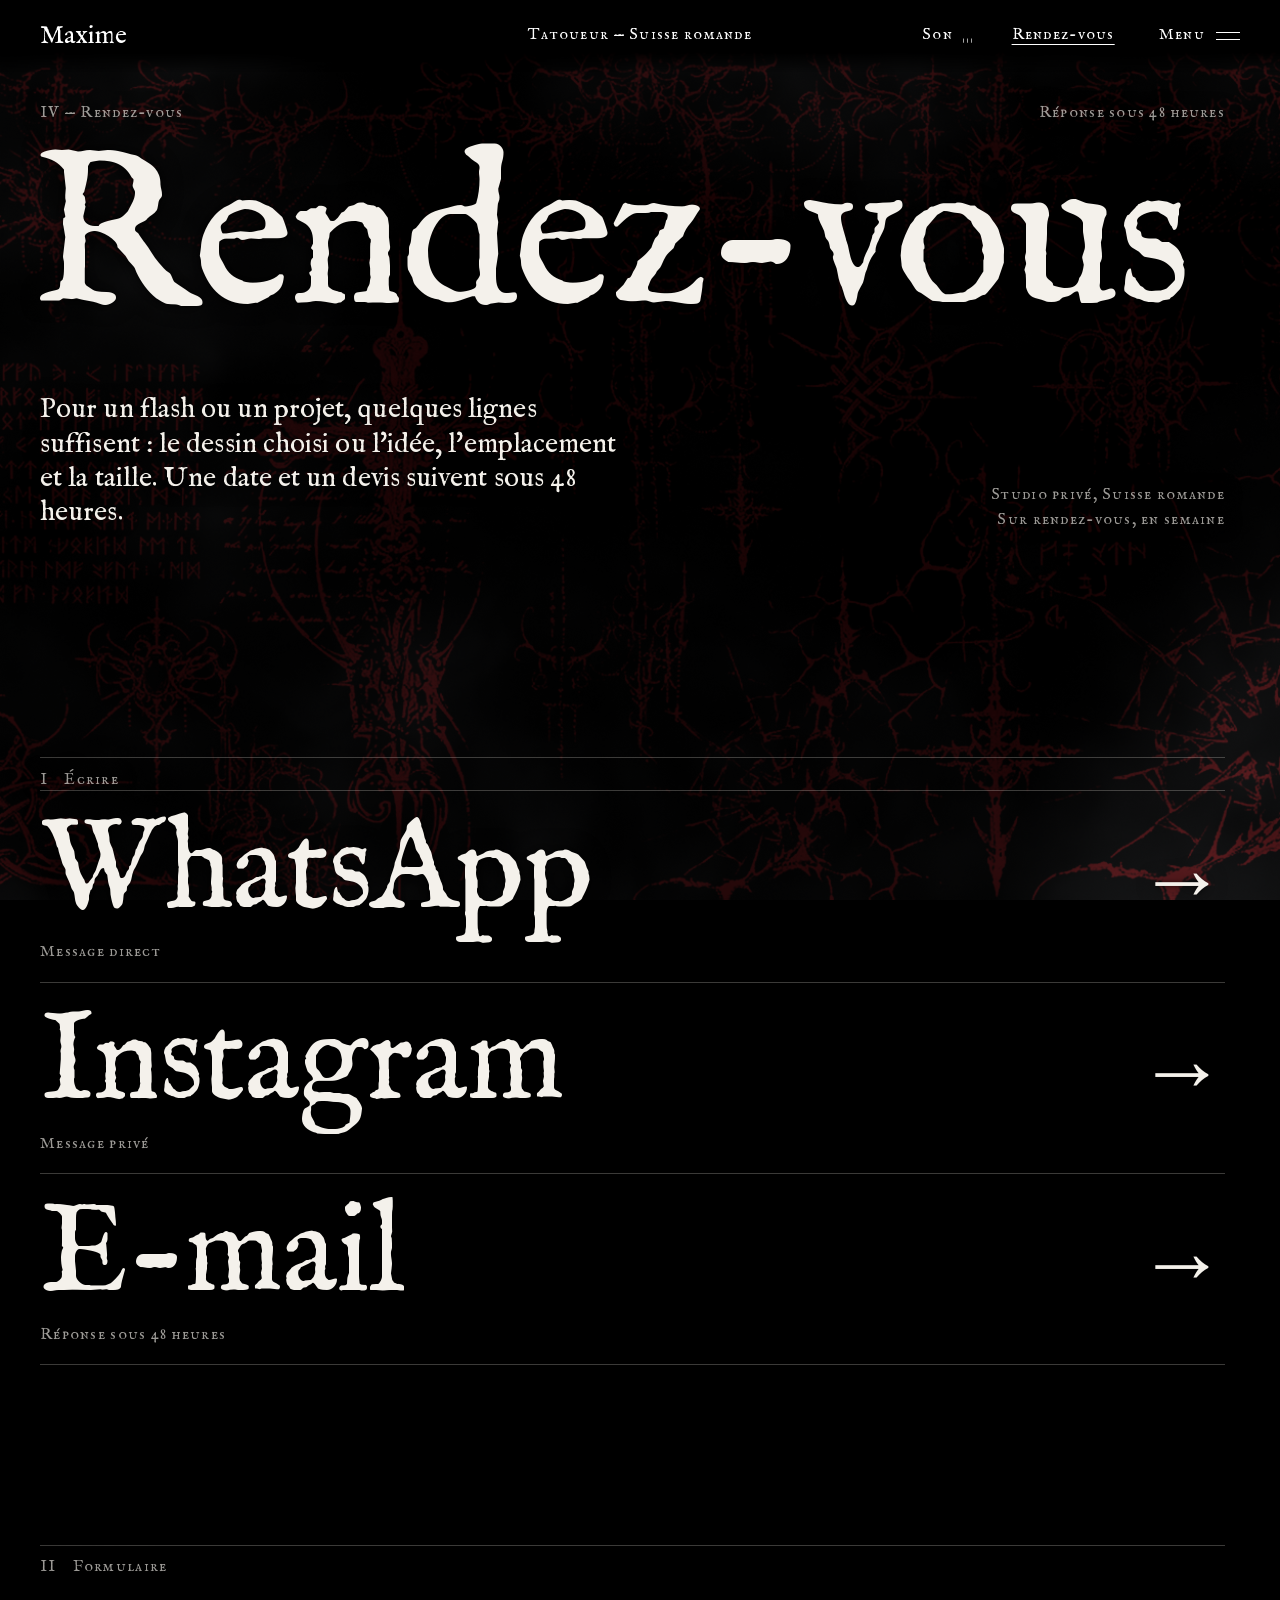
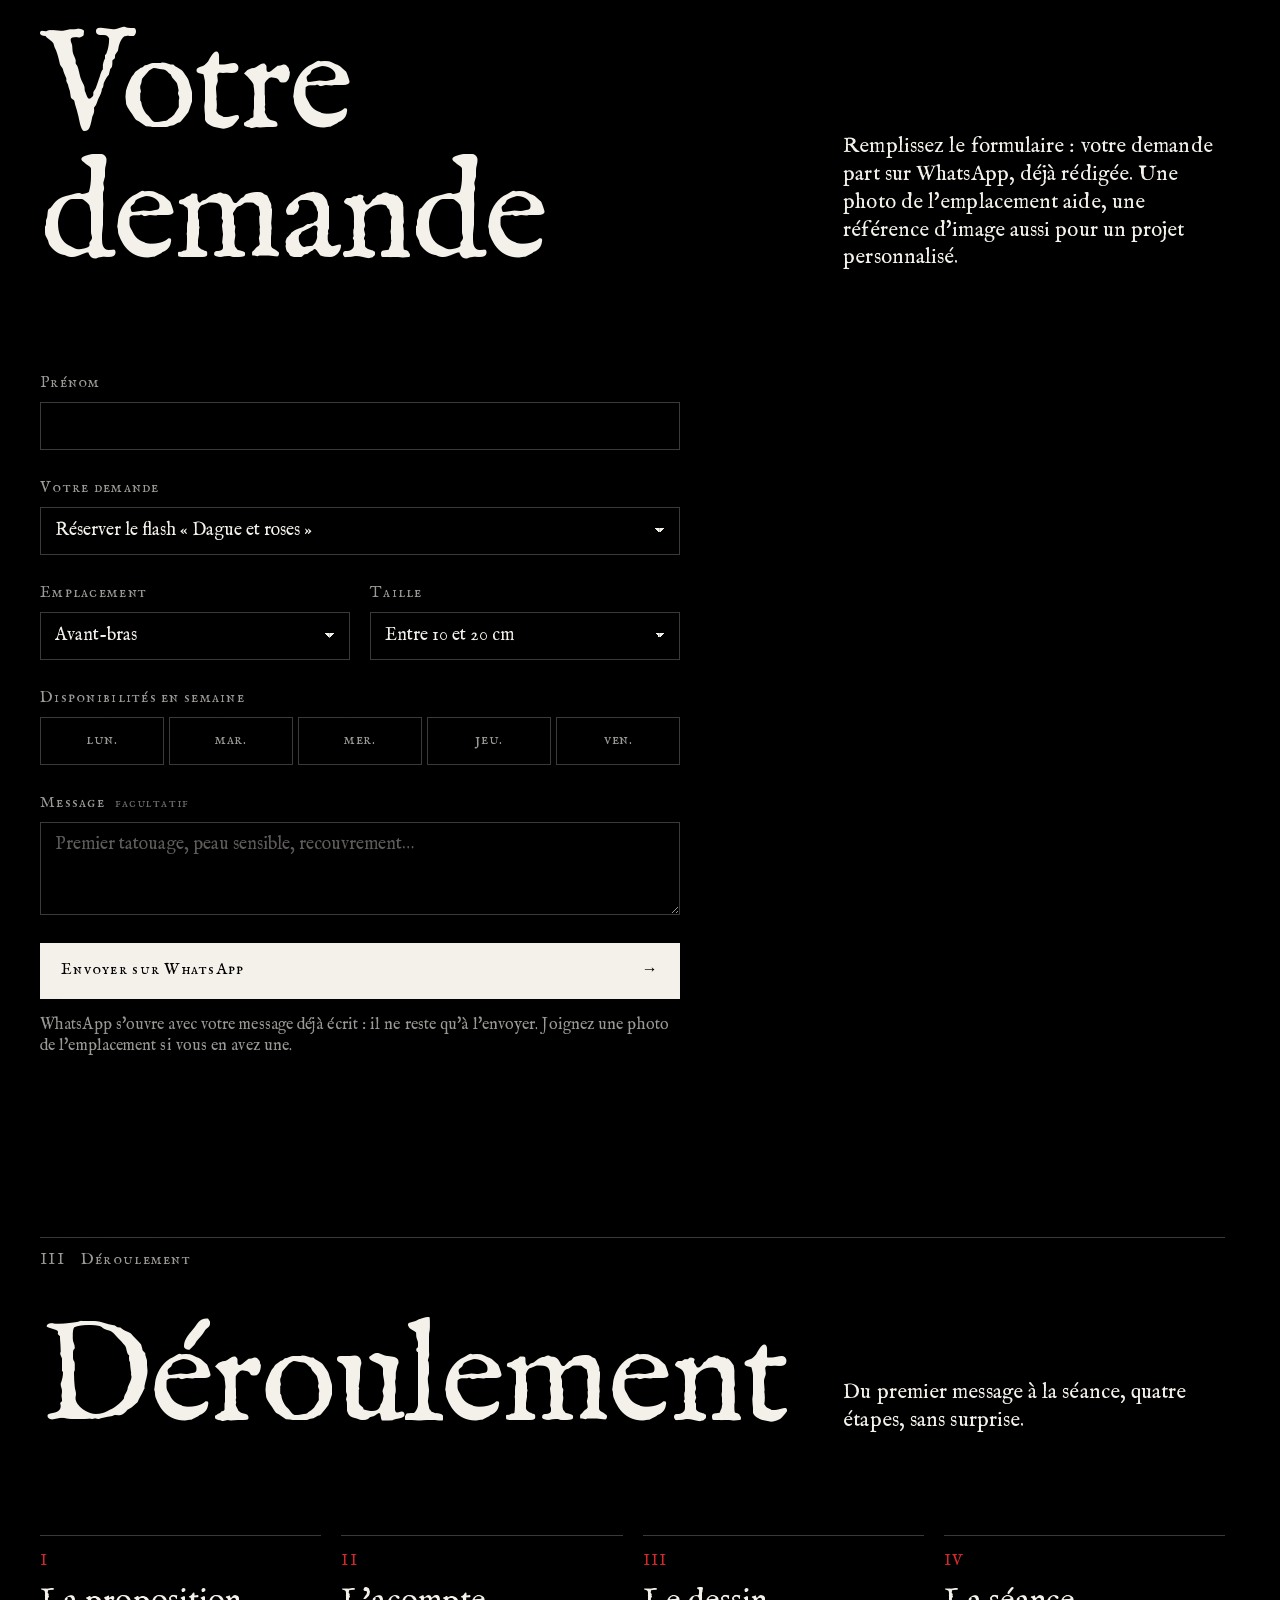
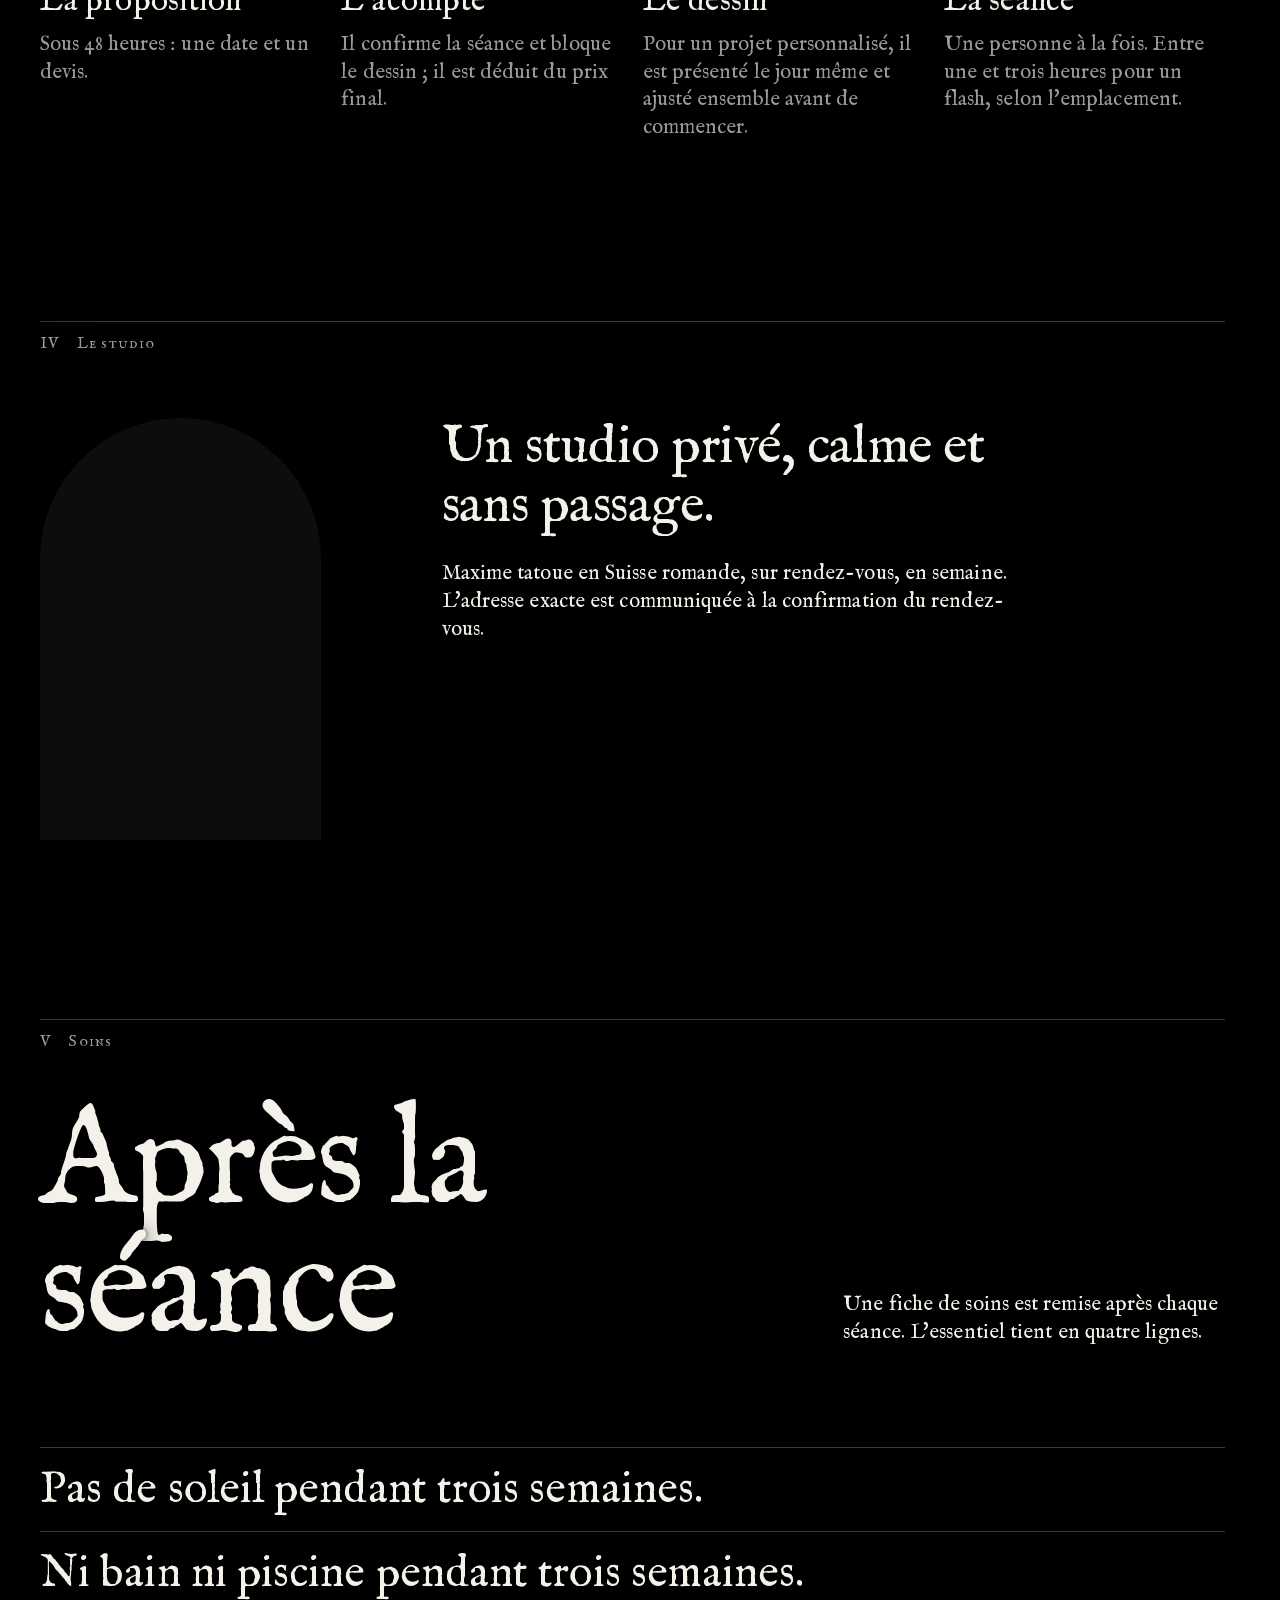
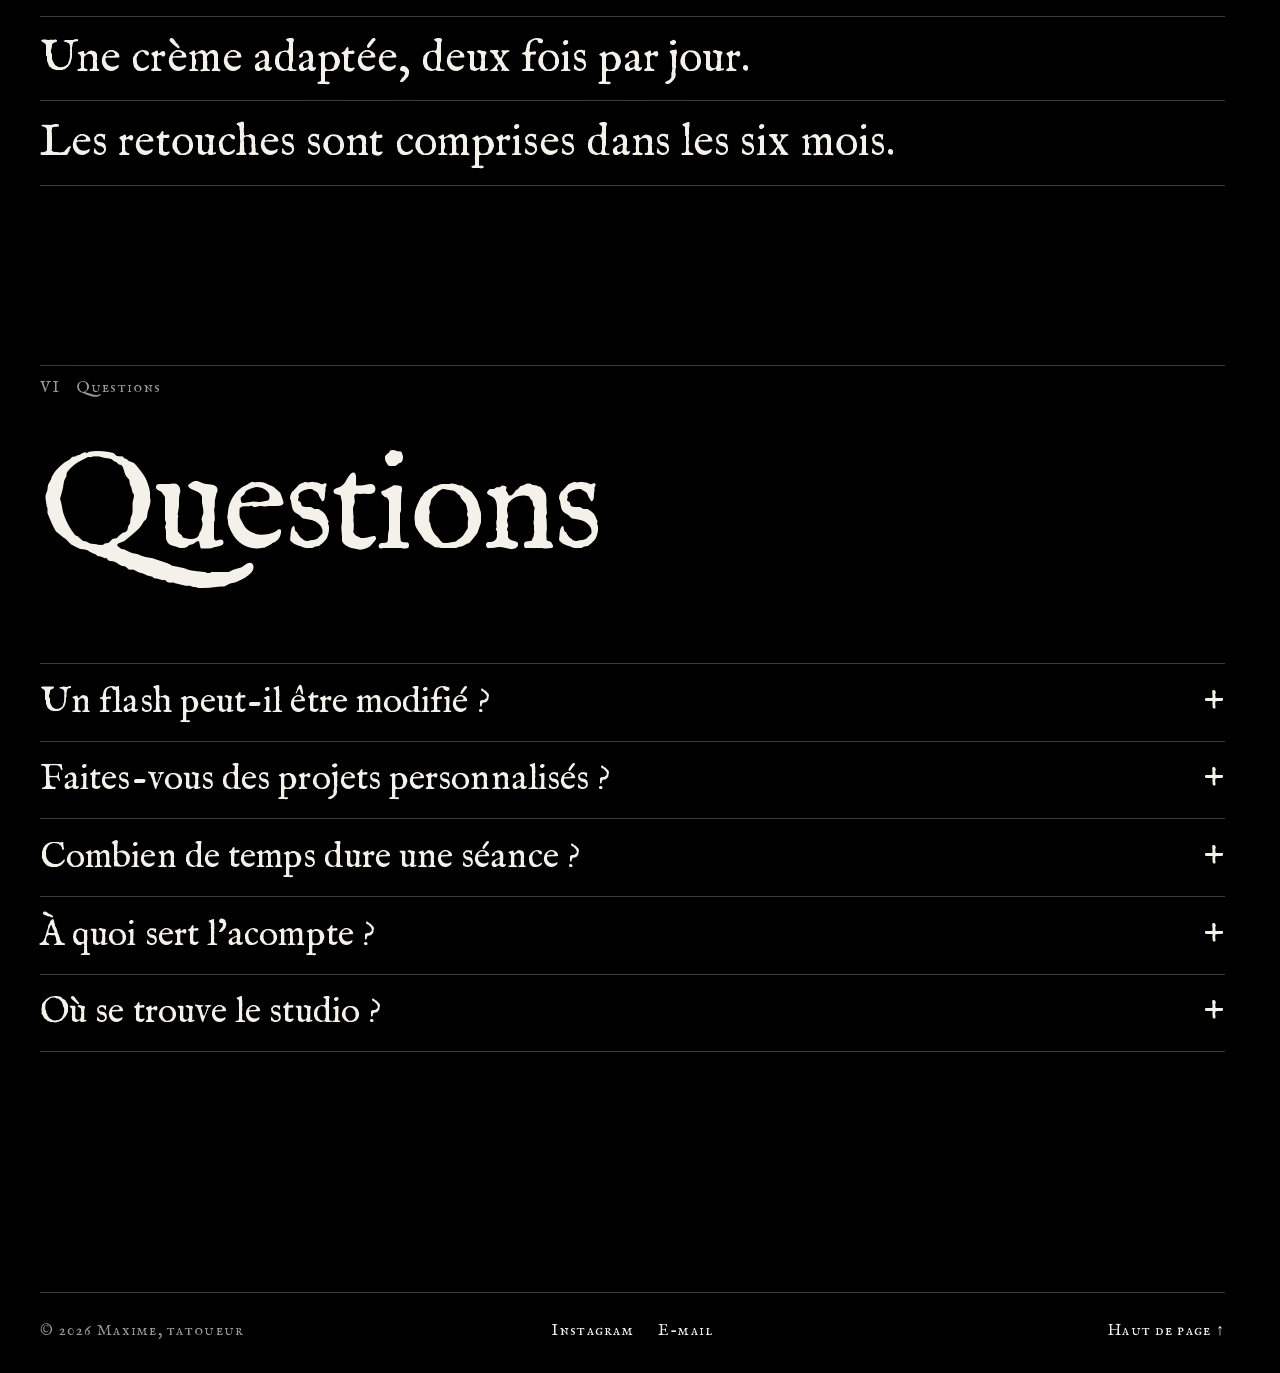
<file: rendez-vous.html>
<!DOCTYPE html>
<html lang="fr">
<head>
  <meta charset="UTF-8" />
  <meta name="viewport" content="width=device-width, initial-scale=1, viewport-fit=cover" />
  <title>Rendez-vous — Maxime, tatoueur</title>
  <meta name="description" content="Prendre rendez-vous avec Maxime, tatoueur en Suisse romande : ce qu'il faut écrire, le déroulement, l'acompte, les soins et les questions fréquentes." />
  <meta name="theme-color" content="#000000" />
  <meta property="og:type" content="website" />
  <meta property="og:locale" content="fr_CH" />
  <meta property="og:site_name" content="Maxime, tatoueur" />
  <meta property="og:title" content="Rendez-vous — Maxime, tatoueur" />
  <meta property="og:description" content="Le dessin choisi, l'emplacement, la taille. Réponse sous 48 heures." />
  <meta property="og:image" content="assets/img/partage.jpg" />
  <meta name="twitter:card" content="summary_large_image" />
  <link rel="icon" href="favicon.ico" sizes="48x48" />
  <link rel="icon" href="favicon.svg" type="image/svg+xml" />
  <link rel="apple-touch-icon" href="apple-touch-icon.png" />
  <link rel="manifest" href="site.webmanifest" />
  <link rel="preload" href="assets/fonts/im-fell-normal-400.woff2" as="font" type="font/woff2" crossorigin />
  <link rel="preload" href="assets/fonts/im-fell-sc-normal-400.woff2" as="font" type="font/woff2" crossorigin />
  <link rel="preload" href="assets/fonts/im-fell-italic-400.woff2" as="font" type="font/woff2" crossorigin />
  <link rel="stylesheet" href="css/styles.css" />
</head>
<body class="page-rendez-vous">
  <a class="evitement" href="#contenu">Aller au contenu</a>
  <canvas class="fond" aria-hidden="true"></canvas>

  <header class="entete" data-entete>
    <a class="entete-nom" href="index.html" aria-label="Maxime, accueil">Maxime</a>
    <p class="entete-milieu cap">Tatoueur — Suisse romande</p>
    <div class="entete-actions cap">
      <button class="bouton-son" type="button" data-musique aria-pressed="false" aria-label="Musique d'ambiance">Son <span class="son-icone" aria-hidden="true"><span></span><span></span><span></span></span></button>
      <a class="entete-rdv" href="rendez-vous.html" aria-current="page">Rendez-vous</a>
      <button class="bouton-menu" type="button" data-ouvrir-menu aria-haspopup="dialog" aria-controls="menu" aria-expanded="false" commandfor="menu" command="show-modal">Menu <span class="bouton-menu-icone" aria-hidden="true"></span></button>
    </div>
  </header>

  <nav class="barre" aria-label="Navigation">
    <a class="barre-nom" href="index.html" aria-label="Maxime, accueil">Maxime</a>
    <div class="barre-actions">
      <button class="barre-menu cap" type="button" data-ouvrir-menu aria-haspopup="dialog" aria-controls="menu" aria-expanded="false" commandfor="menu" command="show-modal">Menu <span class="barre-icone" aria-hidden="true"></span></button>
    </div>
  </nav>

  <dialog class="menu" id="menu" aria-label="Menu">
    <div class="menu-rideau" aria-hidden="true"></div>
    <div class="menu-tete">
      <a class="menu-nom" href="index.html" aria-label="Maxime, accueil">Maxime</a>
      <button class="menu-fermer cap" type="button" data-fermer-menu commandfor="menu" command="close">Fermer <span class="menu-fermer-icone" aria-hidden="true"></span></button>
    </div>
    <nav class="menu-corps" aria-label="Chapitres">
      <ol class="menu-liste">
        <li class="menu-item" style="--i: 0"><a class="menu-lien" href="flashs.html"><span class="menu-num cap">I</span><span class="menu-masque"><span class="menu-titre">Flashs</span></span><span class="menu-folio cap">Automne 2026</span></a></li>
        <li class="menu-item" style="--i: 1"><a class="menu-lien" href="tatouages.html"><span class="menu-num cap">II</span><span class="menu-masque"><span class="menu-titre">Tatouages</span></span><span class="menu-folio cap">Quinze pièces</span></a></li>
        <li class="menu-item" style="--i: 2"><a class="menu-lien" href="processus.html"><span class="menu-num cap">III</span><span class="menu-masque"><span class="menu-titre">Processus</span></span><span class="menu-folio cap">Du carnet à la peau</span></a></li>
        <li class="menu-item" style="--i: 3"><a class="menu-lien" href="rendez-vous.html" aria-current="page"><span class="menu-num cap">IV</span><span class="menu-masque"><span class="menu-titre">Rendez-vous</span></span><span class="menu-folio cap">Réponse sous 48 h</span></a></li>
      </ol>
    </nav>
    <div class="menu-pied cap">
      <div class="menu-contacts"><a href="#" data-a-completer="instagram">Instagram</a><a href="#" data-a-completer="e-mail">E-mail</a></div>
      <button class="menu-son" type="button" data-musique aria-pressed="false"><span class="son-icone" aria-hidden="true"><span></span><span></span><span></span></span><span class="son-coupe">Son coupé</span><span class="son-allume">Son allumé</span></button>
    </div>
    <div class="menu-emblemes" aria-hidden="true">
      <img src="assets/img/em-oeil.webp" alt="" loading="lazy" decoding="async" width="598" height="900" />
      <img src="assets/img/em-serpent.webp" alt="" loading="lazy" decoding="async" width="605" height="900" />
      <img src="assets/img/em-bete.webp" alt="" loading="lazy" decoding="async" width="729" height="900" />
      <img src="assets/img/em-dague.webp" alt="" loading="lazy" decoding="async" width="646" height="900" />
    </div>
    <div class="menu-barre">
      <a class="barre-nom" href="index.html" aria-label="Maxime, accueil">Maxime</a>
      <button class="menu-barre-fermer cap" type="button" data-fermer-menu commandfor="menu" command="close">Fermer <span class="menu-fermer-icone" aria-hidden="true"></span></button>
    </div>
  </dialog>

  <main id="contenu">
    <header class="page-tete page-tete--courte contenu">
      <p class="page-surtitre cap"><span>IV — Rendez-vous</span><span>Réponse sous 48 heures</span></p>
      <h1 class="page-titre" style="--mots: 5.42">Rendez-vous</h1>
      <div class="page-intro">
        <p class="page-intro-texte">Pour un flash ou un projet, quelques lignes suffisent&nbsp;: le dessin choisi ou l'idée, l'emplacement et la taille. Une date et un devis suivent sous 48 heures.</p>
        <p class="page-meta cap"><span>Studio privé, Suisse romande</span><span>Sur rendez-vous, en semaine</span></p>
      </div>
    </header>

    <section class="section contenu voile" id="ecrire" aria-labelledby="titre-ecrire">
      <div class="section-filet cap"><span>I</span><span>Écrire</span></div>
      <h2 class="masque" id="titre-ecrire">Écrire à Maxime</h2>
      <ul class="canaux">
        <li data-revele="texte"><a class="canal" href="#" data-a-completer="whatsapp"><span>WhatsApp<span class="canal-detail cap">Message direct</span></span><span class="canal-fleche" aria-hidden="true">→</span></a></li>
        <li data-revele="texte"><a class="canal" href="#" data-a-completer="instagram"><span>Instagram<span class="canal-detail cap">Message privé</span></span><span class="canal-fleche" aria-hidden="true">→</span></a></li>
        <li data-revele="texte"><a class="canal" href="#" data-a-completer="e-mail"><span>E-mail<span class="canal-detail cap">Réponse sous 48 heures</span></span><span class="canal-fleche" aria-hidden="true">→</span></a></li>
      </ul>
    </section>

    <section class="section contenu voile" id="message" aria-labelledby="titre-message">
      <div class="section-filet cap"><span>II</span><span>Formulaire</span></div>
      <div class="section-tete">
        <h2 class="section-titre" id="titre-message" data-revele="titre">Votre demande</h2>
        <p class="section-chapeau" data-revele="texte">Remplissez le formulaire&nbsp;: votre demande part sur WhatsApp, déjà rédigée. Une photo de l'emplacement aide, une référence d'image aussi pour un projet personnalisé.</p>
      </div>
      <ol class="message-liste" data-message-liste>
        <li data-revele="texte">Le nom du flash choisi, ou l'idée du projet</li>
        <li data-revele="texte">L'emplacement sur le corps</li>
        <li data-revele="texte">La taille approximative</li>
        <li data-revele="texte">Vos disponibilités en semaine</li>
      </ol>
      <form class="formulaire" data-formulaire hidden>
        <div class="champ">
          <label for="prenom">Prénom</label>
          <input id="prenom" name="prenom" type="text" autocomplete="given-name" required />
        </div>
        <div class="champ">
          <label for="objet">Votre demande</label>
          <select id="objet" name="objet" data-objet>
            <option value="réserver le flash «&nbsp;Dague et roses&nbsp;»" data-flash="Dague et roses" data-cle="dague-et-roses">Réserver le flash «&nbsp;Dague et roses&nbsp;»</option>
            <option value="réserver le flash «&nbsp;Masse d'armes&nbsp;»" data-flash="Masse d'armes" data-cle="masse-d-armes">Réserver le flash «&nbsp;Masse d'armes&nbsp;»</option>
            <option value="vous proposer un projet personnel">Proposer un projet personnel</option>
          </select>
        </div>
        <div class="champ" data-si-projet hidden>
          <label for="idee">Votre idée</label>
          <textarea id="idee" name="idee" rows="3" placeholder="Une main qui tient une clé, avec des roses…"></textarea>
        </div>
        <div class="champs-paire">
          <div class="champ">
            <label for="ou">Emplacement</label>
            <select id="ou" name="ou">
              <option value="l'avant-bras">Avant-bras</option>
              <option value="le bras">Bras</option>
              <option value="l'épaule">Épaule</option>
              <option value="les côtes">Côtes</option>
              <option value="le flanc">Flanc</option>
              <option value="le dos">Dos</option>
              <option value="la nuque">Nuque</option>
              <option value="la poitrine">Poitrine</option>
              <option value="la cuisse">Cuisse</option>
              <option value="le mollet">Mollet</option>
              <option value="le pied">Pied</option>
              <option value="la main">Main</option>
              <option value="__autre">Autre endroit…</option>
            </select>
            <input class="champ-libre" name="ou_libre" type="text" placeholder="Précisez l'endroit" aria-label="Préciser l'emplacement" autocomplete="off" hidden />
          </div>
          <div class="champ">
            <label for="taille">Taille</label>
            <select id="taille" name="taille">
              <option value="en petit, moins de 10 cm">Moins de 10 cm</option>
              <option value="entre 10 et 20 cm" selected>Entre 10 et 20 cm</option>
              <option value="en grand, plus de 20 cm">Plus de 20 cm</option>
              <option value="__autre">Autre taille…</option>
            </select>
            <input class="champ-libre" name="taille_libre" type="text" placeholder="Ex. : 15 cm de haut" aria-label="Préciser la taille" autocomplete="off" hidden />
          </div>
        </div>
        <fieldset class="champ champ-jours">
          <legend>Disponibilités en semaine</legend>
          <span class="jours">
            <label class="jour"><input type="checkbox" name="jours" value="lundi" /><span>lun.</span></label>
            <label class="jour"><input type="checkbox" name="jours" value="mardi" /><span>mar.</span></label>
            <label class="jour"><input type="checkbox" name="jours" value="mercredi" /><span>mer.</span></label>
            <label class="jour"><input type="checkbox" name="jours" value="jeudi" /><span>jeu.</span></label>
            <label class="jour"><input type="checkbox" name="jours" value="vendredi" /><span>ven.</span></label>
          </span>
        </fieldset>
        <div class="champ">
          <label for="mot">Message <span class="champ-facultatif">facultatif</span></label>
          <textarea id="mot" name="mot" rows="3" placeholder="Premier tatouage, peau sensible, recouvrement…"></textarea>
        </div>
        <div class="formulaire-envoi">
          <button class="bouton bouton--plein bouton--large cap" type="submit"><span>Envoyer sur WhatsApp</span><span class="fleche" aria-hidden="true">→</span></button>
          <p class="formulaire-note">WhatsApp s'ouvre avec votre message déjà écrit&nbsp;: il ne reste qu'à l'envoyer. Joignez une photo de l'emplacement si vous en avez une.</p>
        </div>
      </form>
    </section>

    <section class="section contenu voile" id="deroulement" aria-labelledby="titre-deroulement">
      <div class="section-filet cap"><span>III</span><span>Déroulement</span></div>
      <div class="section-tete">
        <h2 class="section-titre" id="titre-deroulement" data-revele="titre">Déroulement</h2>
        <p class="section-chapeau" data-revele="texte">Du premier message à la séance, quatre étapes, sans surprise.</p>
      </div>
      <ol class="deroule">
        <li data-revele="texte"><span class="deroule-num cap">I</span><h3 class="deroule-titre">La proposition</h3><p>Sous 48 heures&nbsp;: une date et un devis.</p></li>
        <li data-revele="texte"><span class="deroule-num cap">II</span><h3 class="deroule-titre">L'acompte</h3><p>Il confirme la séance et bloque le dessin&nbsp;; il est déduit du prix final.</p></li>
        <li data-revele="texte"><span class="deroule-num cap">III</span><h3 class="deroule-titre">Le dessin</h3><p>Pour un projet personnalisé, il est présenté le jour même et ajusté ensemble avant de commencer.</p></li>
        <li data-revele="texte"><span class="deroule-num cap">IV</span><h3 class="deroule-titre">La séance</h3><p>Une personne à la fois. Entre une et trois heures pour un flash, selon l'emplacement.</p></li>
      </ol>
    </section>

    <section class="section contenu voile" id="studio" aria-labelledby="titre-studio">
      <div class="section-filet cap"><span>IV</span><span>Le studio</span></div>
      <div class="grille atelier">
        <figure class="oeuvre" style="--c: 1 / span 4; --h: 2.5rem; --cd: 1 / span 3; --hd: 4rem" data-revele="image">
          <div class="cadre cadre--arche" style="--r: 2 / 3"><img class="photo" src="assets/img/st-1.jpg" alt="Maxime, les bras croisés sur le dossier d'un fauteuil" loading="lazy" decoding="async" width="600" height="900" /></div>
        </figure>
        <div class="atelier-texte" style="--c: 1 / -1; --h: 2.5rem; --cd: 5 / -1; --hd: 4rem">
          <h2 class="atelier-phrase" id="titre-studio" data-revele="texte">Un studio privé, calme et sans passage.</h2>
          <p data-revele="texte">Maxime tatoue en Suisse romande, sur rendez-vous, en semaine. L'adresse exacte est communiquée à la confirmation du rendez-vous.</p>
        </div>
      </div>
    </section>

    <section class="section contenu voile" id="soins" aria-labelledby="titre-soins">
      <div class="section-filet cap"><span>V</span><span>Soins</span></div>
      <div class="section-tete">
        <h2 class="section-titre" id="titre-soins" data-revele="titre">Après la séance</h2>
        <p class="section-chapeau" data-revele="texte">Une fiche de soins est remise après chaque séance. L'essentiel tient en quatre lignes.</p>
      </div>
      <ul class="soins liste-grande">
        <li data-revele="texte">Pas de soleil pendant trois semaines.</li>
        <li data-revele="texte">Ni bain ni piscine pendant trois semaines.</li>
        <li data-revele="texte">Une crème adaptée, deux fois par jour.</li>
        <li data-revele="texte">Les retouches sont comprises dans les six mois.</li>
      </ul>
    </section>

    <section class="section contenu voile" id="questions" aria-labelledby="titre-questions">
      <div class="section-filet cap"><span>VI</span><span>Questions</span></div>
      <div class="section-tete">
        <h2 class="section-titre" id="titre-questions" data-revele="titre">Questions</h2>
      </div>
      <div class="questions">
        <details>
          <summary>Un flash peut-il être modifié&nbsp;?</summary>
          <p>Il peut être légèrement adapté à l'endroit du corps choisi, ou un peu agrandi. Il n'est jamais redessiné pour quelqu'un d'autre&nbsp;: une fois tatoué, il est rayé du catalogue.</p>
        </details>
        <details>
          <summary>Faites-vous des projets personnalisés&nbsp;?</summary>
          <p>Oui. Décrivez l'idée, l'emplacement et la taille. Le dessin est présenté le jour de la séance et ajusté ensemble avant de commencer.</p>
        </details>
        <details>
          <summary>Combien de temps dure une séance&nbsp;?</summary>
          <p>Une pièce de la taille d'un flash prend entre une et trois heures, selon l'emplacement. On fait des pauses quand il le faut.</p>
        </details>
        <details>
          <summary>À quoi sert l'acompte&nbsp;?</summary>
          <p>Il confirme la séance et bloque le dessin choisi. Il est déduit du prix final.</p>
        </details>
        <details>
          <summary>Où se trouve le studio&nbsp;?</summary>
          <p>En Suisse romande. L'adresse exacte est communiquée à la confirmation du rendez-vous.</p>
        </details>
      </div>
    </section>
  </main>

  <footer class="pied contenu voile">
    <div class="pied-bas cap">
      <span>© 2026 Maxime, tatoueur</span>
      <span class="pied-liens"><a href="#" data-a-completer="instagram">Instagram</a><a href="#" data-a-completer="e-mail">E-mail</a></span>
      <a href="#top">Haut de page ↑</a>
    </div>
  </footer>

  <script type="module" src="js/main.js"></script>
</body>
</html>
</file>
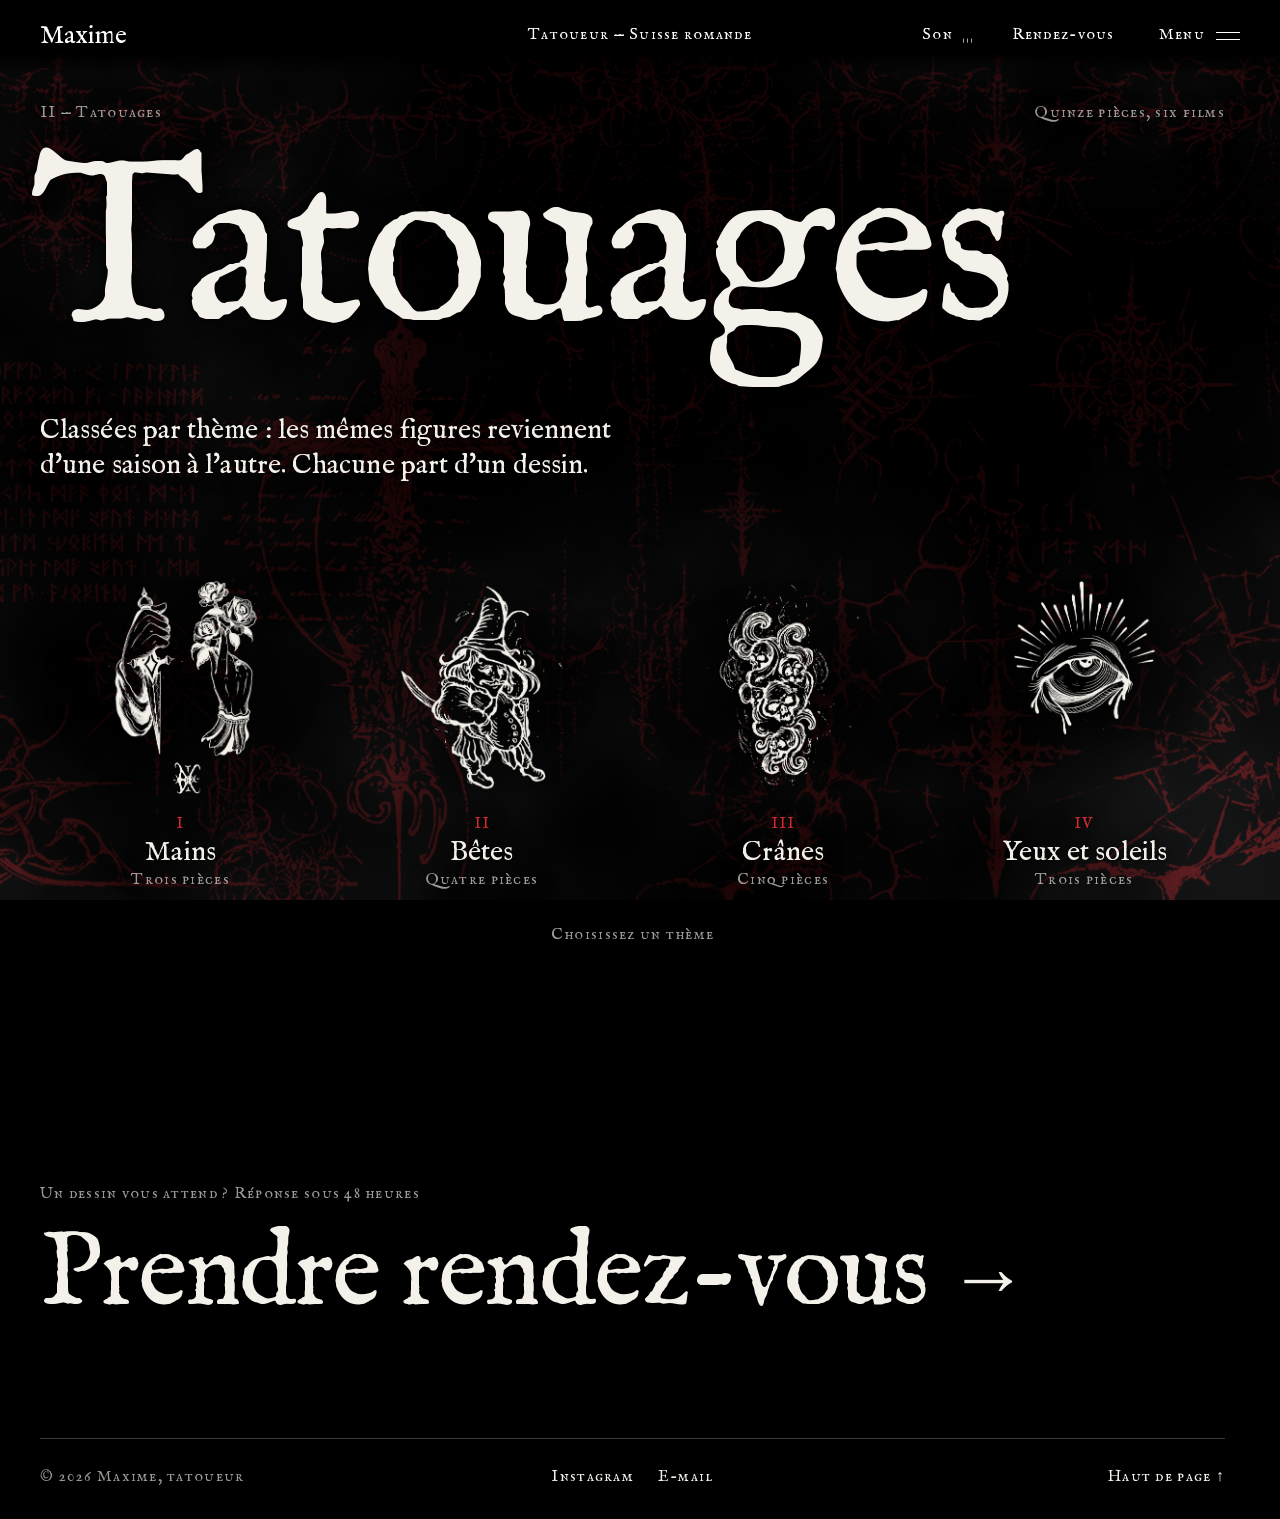
<file: tatouages.html>
<!DOCTYPE html>
<html lang="fr">
<head>
  <meta charset="UTF-8" />
  <meta name="viewport" content="width=device-width, initial-scale=1, viewport-fit=cover" />
  <title>Tatouages — Maxime, tatoueur</title>
  <meta name="description" content="Pièces réalisées par Maxime, tatoueur en Suisse romande : mains, bêtes, crânes et cierges, yeux et soleils. Photos cicatrisées et vidéos." />
  <meta name="theme-color" content="#000000" />
  <meta property="og:type" content="website" />
  <meta property="og:locale" content="fr_CH" />
  <meta property="og:site_name" content="Maxime, tatoueur" />
  <meta property="og:title" content="Tatouages — Maxime, tatoueur" />
  <meta property="og:description" content="Mains, bêtes, crânes, cierges, yeux et soleils : les pièces portées." />
  <meta property="og:image" content="assets/img/partage.jpg" />
  <meta name="twitter:card" content="summary_large_image" />
  <link rel="icon" href="favicon.ico" sizes="48x48" />
  <link rel="icon" href="favicon.svg" type="image/svg+xml" />
  <link rel="apple-touch-icon" href="apple-touch-icon.png" />
  <link rel="manifest" href="site.webmanifest" />
  <link rel="preload" href="assets/fonts/im-fell-normal-400.woff2" as="font" type="font/woff2" crossorigin />
  <link rel="preload" href="assets/fonts/im-fell-sc-normal-400.woff2" as="font" type="font/woff2" crossorigin />
  <link rel="preload" href="assets/fonts/im-fell-italic-400.woff2" as="font" type="font/woff2" crossorigin />
  <link rel="stylesheet" href="css/styles.css" />
</head>
<body class="page-tatouages">
  <a class="evitement" href="#contenu">Aller au contenu</a>
  <canvas class="fond" aria-hidden="true"></canvas>

  <header class="entete" data-entete>
    <a class="entete-nom" href="index.html" aria-label="Maxime, accueil">Maxime</a>
    <p class="entete-milieu cap">Tatoueur — Suisse romande</p>
    <div class="entete-actions cap">
      <button class="bouton-son" type="button" data-musique aria-pressed="false" aria-label="Musique d'ambiance">Son <span class="son-icone" aria-hidden="true"><span></span><span></span><span></span></span></button>
      <a class="entete-rdv" href="rendez-vous.html">Rendez-vous</a>
      <button class="bouton-menu" type="button" data-ouvrir-menu aria-haspopup="dialog" aria-controls="menu" aria-expanded="false" commandfor="menu" command="show-modal">Menu <span class="bouton-menu-icone" aria-hidden="true"></span></button>
    </div>
  </header>

  <nav class="barre" aria-label="Navigation">
    <a class="barre-nom" href="index.html" aria-label="Maxime, accueil">Maxime</a>
    <div class="barre-actions">
      <button class="barre-menu cap" type="button" data-ouvrir-menu aria-haspopup="dialog" aria-controls="menu" aria-expanded="false" commandfor="menu" command="show-modal">Menu <span class="barre-icone" aria-hidden="true"></span></button>
    </div>
  </nav>

  <dialog class="menu" id="menu" aria-label="Menu">
    <div class="menu-rideau" aria-hidden="true"></div>
    <div class="menu-tete">
      <a class="menu-nom" href="index.html" aria-label="Maxime, accueil">Maxime</a>
      <button class="menu-fermer cap" type="button" data-fermer-menu commandfor="menu" command="close">Fermer <span class="menu-fermer-icone" aria-hidden="true"></span></button>
    </div>
    <nav class="menu-corps" aria-label="Chapitres">
      <ol class="menu-liste">
        <li class="menu-item" style="--i: 0"><a class="menu-lien" href="flashs.html"><span class="menu-num cap">I</span><span class="menu-masque"><span class="menu-titre">Flashs</span></span><span class="menu-folio cap">Automne 2026</span></a></li>
        <li class="menu-item" style="--i: 1"><a class="menu-lien" href="tatouages.html" aria-current="page"><span class="menu-num cap">II</span><span class="menu-masque"><span class="menu-titre">Tatouages</span></span><span class="menu-folio cap">Quinze pièces</span></a></li>
        <li class="menu-item" style="--i: 2"><a class="menu-lien" href="processus.html"><span class="menu-num cap">III</span><span class="menu-masque"><span class="menu-titre">Processus</span></span><span class="menu-folio cap">Du carnet à la peau</span></a></li>
        <li class="menu-item" style="--i: 3"><a class="menu-lien" href="rendez-vous.html"><span class="menu-num cap">IV</span><span class="menu-masque"><span class="menu-titre">Rendez-vous</span></span><span class="menu-folio cap">Réponse sous 48 h</span></a></li>
      </ol>
    </nav>
    <div class="menu-pied cap">
      <div class="menu-contacts"><a href="#" data-a-completer="instagram">Instagram</a><a href="#" data-a-completer="e-mail">E-mail</a></div>
      <button class="menu-son" type="button" data-musique aria-pressed="false"><span class="son-icone" aria-hidden="true"><span></span><span></span><span></span></span><span class="son-coupe">Son coupé</span><span class="son-allume">Son allumé</span></button>
    </div>
    <div class="menu-emblemes" aria-hidden="true">
      <img src="assets/img/em-oeil.webp" alt="" loading="lazy" decoding="async" width="598" height="900" />
      <img src="assets/img/em-serpent.webp" alt="" loading="lazy" decoding="async" width="605" height="900" />
      <img src="assets/img/em-bete.webp" alt="" loading="lazy" decoding="async" width="729" height="900" />
      <img src="assets/img/em-dague.webp" alt="" loading="lazy" decoding="async" width="646" height="900" />
    </div>
    <div class="menu-barre">
      <a class="barre-nom" href="index.html" aria-label="Maxime, accueil">Maxime</a>
      <button class="menu-barre-fermer cap" type="button" data-fermer-menu commandfor="menu" command="close">Fermer <span class="menu-fermer-icone" aria-hidden="true"></span></button>
    </div>
  </dialog>

  <main id="contenu">
    <div class="themes-accueil" id="themes" data-themes-accueil>
      <header class="page-tete page-tete--courte contenu">
        <p class="page-surtitre cap"><span>II — Tatouages</span><span>Quinze pièces, six films</span></p>
        <h1 class="page-titre" style="--mots: 4.18">Tatouages</h1>
        <div class="page-intro">
          <p class="page-intro-texte">Classées par thème&nbsp;: les mêmes figures reviennent d'une saison à l'autre. Chacune part d'un dessin.</p>
        </div>
      </header>
      <nav class="contenu" aria-label="Thèmes">
        <ol class="themes">
          <li style="--i: 0"><a class="theme-choix" href="#mains"><span class="theme-choix-image"><img src="assets/img/em-dague.webp" alt="" decoding="async" width="646" height="900" /></span><span class="theme-choix-num cap">I</span><span class="theme-choix-nom">Mains</span><span class="theme-choix-compte cap">Trois pièces</span></a></li>
          <li style="--i: 1"><a class="theme-choix" href="#betes"><span class="theme-choix-image"><img src="assets/img/em-bete.webp" alt="" decoding="async" width="729" height="900" /></span><span class="theme-choix-num cap">II</span><span class="theme-choix-nom">Bêtes</span><span class="theme-choix-compte cap">Quatre pièces</span></a></li>
          <li style="--i: 2"><a class="theme-choix" href="#cranes"><span class="theme-choix-image"><img src="assets/img/em-nuages.webp" alt="" decoding="async" width="679" height="900" /></span><span class="theme-choix-num cap">III</span><span class="theme-choix-nom">Crânes</span><span class="theme-choix-compte cap">Cinq pièces</span></a></li>
          <li style="--i: 3"><a class="theme-choix" href="#yeux"><span class="theme-choix-image"><img src="assets/img/em-oeil.webp" alt="" decoding="async" width="598" height="900" /></span><span class="theme-choix-num cap">IV</span><span class="theme-choix-nom">Yeux et soleils</span><span class="theme-choix-compte cap">Trois pièces</span></a></li>
        </ol>
        <p class="themes-consigne cap">Choisissez un thème</p>
      </nav>
    </div>

    <div class="themes-vue" data-themes-vue>
      <nav class="onglets-themes contenu cap" aria-label="Thèmes" hidden>
        <a class="onglet-theme" href="#mains" data-onglet="mains"><img src="assets/img/em-dague.webp" alt="" loading="lazy" decoding="async" width="646" height="900" /><span>Mains</span></a>
        <a class="onglet-theme" href="#betes" data-onglet="betes"><img src="assets/img/em-bete.webp" alt="" loading="lazy" decoding="async" width="729" height="900" /><span>Bêtes</span></a>
        <a class="onglet-theme" href="#cranes" data-onglet="cranes"><img src="assets/img/em-nuages.webp" alt="" loading="lazy" decoding="async" width="679" height="900" /><span>Crânes</span></a>
        <a class="onglet-theme" href="#yeux" data-onglet="yeux"><img src="assets/img/em-oeil.webp" alt="" loading="lazy" decoding="async" width="598" height="900" /><span>Yeux</span></a>
      </nav>

      <section class="chapitre contenu voile" id="mains" aria-labelledby="titre-mains" data-theme>
        <header class="chapitre-tete">
          <img class="chapitre-embleme" src="assets/img/em-dague.webp" alt="Dessin de Maxime : une main à la dague, une main aux roses" loading="lazy" decoding="async" width="646" height="900" />
          <p class="chapitre-num cap">Chapitre I</p>
          <h2 class="chapitre-titre" id="titre-mains">Mains</h2>
          <p class="chapitre-compte cap">Trois pièces, deux films</p>
          <p class="chapitre-texte">Le premier sujet de Maxime, celui qu'il n'a jamais lâché. Elle tient, elle offre, elle menace&nbsp;: dague, roses, serpent. Presque toujours sur la cuisse ou l'avant-bras, où elle se lit debout.</p>
          <blockquote class="pensee pensee--filet chapitre-pensee">«&nbsp;L'une avec la dague, l'autre avec les roses&nbsp;: ce qu'on garde et ce qu'on donne.&nbsp;»<span class="pensee-signature cap">Maxime</span></blockquote>
        </header>
        <div class="chapitre-corps">
          <div class="paire" data-visionneuse>
            <p class="bloc-titre cap"><span>Du carnet à la peau</span><span>Main à la dague</span></p>
            <div class="paire-grille">
              <figure class="oeuvre" data-revele="image">
                <div class="cadre papier"><img src="assets/img/cn-3.jpg" alt="Croquis au crayon rouge de deux mains, l'une tenant une dague, l'autre des roses" loading="lazy" decoding="async" width="675" height="900" /></div>
                <figcaption class="legende"><span class="legende-titre" data-num="I">Le croquis</span><span class="legende-lieu cap">Crayon rouge</span></figcaption>
              </figure>
              <figure class="oeuvre" data-revele="image">
                <div class="cadre"><img class="photo" src="assets/img/tt-dague.jpg" alt="La main à la dague tatouée sur une cuisse, cicatrisée" loading="lazy" decoding="async" width="675" height="900" /></div>
                <figcaption class="legende"><span class="legende-titre" data-num="II">La peau</span><span class="legende-lieu cap">Cuisse, cicatrisée</span></figcaption>
              </figure>
            </div>
          </div>
          <div class="bloc bloc-films">
            <p class="bloc-titre cap"><span>En mouvement</span></p>
            <div class="films">
              <figure class="film">
                <div class="cadre"><video id="film-jambes" data-autoplay muted loop playsinline preload="none" poster="assets/video/v-jambes.jpg" aria-label="Les deux mains, sur les cuisses, en vidéo"><source src="assets/video/v-jambes.mp4" type="video/mp4" /></video></div>
                <figcaption class="film-legende"><span class="film-titre">Les deux mains</span><button class="film-pause cap" type="button" data-pause aria-controls="film-jambes" hidden>Pause</button></figcaption>
              </figure>
              <figure class="film">
                <div class="cadre"><video id="film-serpent" data-autoplay muted loop playsinline preload="none" poster="assets/video/v-serpent.jpg" aria-label="Le serpent et la main sur la cuisse, en vidéo"><source src="assets/video/v-serpent.mp4" type="video/mp4" /></video></div>
                <figcaption class="film-legende"><span class="film-titre">Serpent et main</span><button class="film-pause cap" type="button" data-pause aria-controls="film-serpent" hidden>Pause</button></figcaption>
              </figure>
            </div>
          </div>
          <div class="bloc bloc-pieces">
            <p class="bloc-titre cap"><span>Les autres pièces</span></p>
            <div class="pieces pieces--chapitre" data-visionneuse>
              <figure class="oeuvre" data-revele="image">
                <div class="cadre"><img class="photo" src="assets/img/tt-roses.jpg" alt="Main tenant des roses, tatouée sur une cuisse" loading="lazy" decoding="async" width="675" height="900" /></div>
                <figcaption class="legende"><span class="legende-titre">Main aux roses</span><span class="legende-lieu cap">Cuisse</span></figcaption>
              </figure>
              <figure class="oeuvre" data-revele="image">
                <div class="cadre"><img class="photo" src="assets/img/tt-serpent.jpg" alt="Serpent enlaçant une main baguée, tatoué sur une cuisse" loading="lazy" decoding="async" width="675" height="900" /></div>
                <figcaption class="legende"><span class="legende-titre">Serpent et main</span><span class="legende-lieu cap">Cuisse</span></figcaption>
              </figure>
            </div>
            <nav class="chapitre-suite" aria-label="Autres thèmes">
              <a class="bouton bouton--plein bouton--large cap" href="#betes"><span>Thème suivant&nbsp;: Bêtes</span><span class="fleche" aria-hidden="true">→</span></a>
              <a class="bouton bouton--large cap" href="#themes"><span>Tous les thèmes</span><span class="fleche" aria-hidden="true">↑</span></a>
            </nav>
          </div>
        </div>
      </section>

      <section class="chapitre chapitre--un-film contenu voile" id="betes" aria-labelledby="titre-betes" data-theme>
        <header class="chapitre-tete">
          <img class="chapitre-embleme" src="assets/img/em-bete.webp" alt="Dessin de Maxime : une bête encapuchonnée qui tient un couteau" loading="lazy" decoding="async" width="729" height="900" />
          <p class="chapitre-num cap">Chapitre II</p>
          <h2 class="chapitre-titre" id="titre-betes">Bêtes</h2>
          <p class="chapitre-compte cap">Quatre pièces, un film</p>
          <p class="chapitre-texte">Venues des enluminures et des bestiaires&nbsp;: des animaux qu'on reconnaît sans pouvoir tout à fait les nommer. Elles se posent là où le corps bouge, pour que le dessin bouge avec.</p>
          <blockquote class="pensee pensee--filet chapitre-pensee">«&nbsp;J'aime ce qui a l'air d'avoir mille ans, même dessiné hier.&nbsp;»<span class="pensee-signature cap">Maxime</span></blockquote>
        </header>
        <div class="chapitre-corps">
          <div class="paire" data-visionneuse>
            <p class="bloc-titre cap"><span>Du carnet à la peau</span><span>Tête de bouc</span></p>
            <div class="paire-grille">
              <figure class="oeuvre" data-revele="image">
                <div class="cadre papier"><img src="assets/img/cn-5.jpg" alt="Page de carnet au crayon rouge : crâne de bouc, cierge et fleurs" loading="lazy" decoding="async" width="675" height="900" /></div>
                <figcaption class="legende"><span class="legende-titre" data-num="I">Le croquis</span><span class="legende-lieu cap">Crayon rouge</span></figcaption>
              </figure>
              <figure class="oeuvre" data-revele="image">
                <div class="cadre"><img class="photo" src="assets/img/tt-cuisse-bete.jpg" alt="Tête de bouc cornue, tatouée sur une cuisse" loading="lazy" decoding="async" width="675" height="900" /></div>
                <figcaption class="legende"><span class="legende-titre" data-num="II">La peau</span><span class="legende-lieu cap">Cuisse, cicatrisée</span></figcaption>
              </figure>
            </div>
          </div>
          <div class="bloc bloc-films">
            <p class="bloc-titre cap"><span>En mouvement</span></p>
            <div class="films films--un">
              <figure class="film">
                <div class="cadre"><video id="film-hirondelle" data-autoplay muted loop playsinline preload="none" poster="assets/video/v-hirondelle.jpg" aria-label="L'hirondelle sur le flanc, en vidéo"><source src="assets/video/v-hirondelle.mp4" type="video/mp4" /></video></div>
                <figcaption class="film-legende"><span class="film-titre">Hirondelle, sur le flanc</span><button class="film-pause cap" type="button" data-pause aria-controls="film-hirondelle" hidden>Pause</button></figcaption>
              </figure>
            </div>
          </div>
          <div class="bloc bloc-pieces">
            <p class="bloc-titre cap"><span>Les autres pièces</span></p>
            <div class="pieces pieces--chapitre" data-visionneuse>
              <figure class="oeuvre" data-revele="image">
                <div class="cadre"><img class="photo" src="assets/img/tt-mollet.jpg" alt="Chouette tenant un sceptre, tatouée sur un mollet" loading="lazy" decoding="async" width="675" height="900" /></div>
                <figcaption class="legende"><span class="legende-titre">Chouette au sceptre</span><span class="legende-lieu cap">Mollet</span></figcaption>
              </figure>
              <figure class="oeuvre" data-revele="image">
                <div class="cadre"><img class="photo" src="assets/img/tt-hirondelle.jpg" alt="Hirondelle tatouée sur le flanc" loading="lazy" decoding="async" width="675" height="900" /></div>
                <figcaption class="legende"><span class="legende-titre">Hirondelle</span><span class="legende-lieu cap">Flanc</span></figcaption>
              </figure>
              <figure class="oeuvre" data-revele="image">
                <div class="cadre"><img class="photo" src="assets/img/tt-coeur.jpg" alt="Cœur ailé surmonté de lys, tatoué sur une cuisse" loading="lazy" decoding="async" width="900" height="900" /></div>
                <figcaption class="legende"><span class="legende-titre">Cœur ailé</span><span class="legende-lieu cap">Cuisse</span></figcaption>
              </figure>
            </div>
            <nav class="chapitre-suite" aria-label="Autres thèmes">
              <a class="bouton bouton--plein bouton--large cap" href="#cranes"><span>Thème suivant&nbsp;: Crânes</span><span class="fleche" aria-hidden="true">→</span></a>
              <a class="bouton bouton--large cap" href="#themes"><span>Tous les thèmes</span><span class="fleche" aria-hidden="true">↑</span></a>
            </nav>
          </div>
        </div>
      </section>

      <section class="chapitre contenu voile" id="cranes" aria-labelledby="titre-cranes" data-theme>
        <header class="chapitre-tete">
          <img class="chapitre-embleme" src="assets/img/em-nuages.webp" alt="Dessin de Maxime : des crânes dans les volutes de la brume" loading="lazy" decoding="async" width="679" height="900" />
          <p class="chapitre-num cap">Chapitre III</p>
          <h2 class="chapitre-titre" id="titre-cranes">Crânes, cierges et brume</h2>
          <p class="chapitre-compte cap">Cinq pièces, deux films</p>
          <p class="chapitre-texte">Rien de morbide&nbsp;: le crâne est ce qui reste, le cierge ce qui éclaire, la brume ce qui passe. Des pièces verticales, souvent sur l'avant-bras, qu'on lit de bas en haut.</p>
          <blockquote class="pensee pensee--filet chapitre-pensee">«&nbsp;L'arme, la lumière et ce qui reste. Trois choses qui vont ensemble depuis longtemps.&nbsp;»<span class="pensee-signature cap">Maxime</span></blockquote>
        </header>
        <div class="chapitre-corps">
          <div class="paire" data-visionneuse>
            <p class="bloc-titre cap"><span>Du carnet à la peau</span><span>Crânes dans la brume</span></p>
            <div class="paire-grille">
              <figure class="oeuvre" data-revele="image">
                <div class="cadre papier"><img src="assets/img/cn-7.jpg" alt="Croquis au crayon rouge : des crânes dans les nuages" loading="lazy" decoding="async" width="675" height="900" /></div>
                <figcaption class="legende"><span class="legende-titre" data-num="I">Le croquis</span><span class="legende-lieu cap">Crayon rouge</span></figcaption>
              </figure>
              <figure class="oeuvre" data-revele="image">
                <div class="cadre"><img class="photo" src="assets/img/tt-cranes-nuages.jpg" alt="Crânes dans les nuages, tatoués sur un avant-bras" loading="lazy" decoding="async" width="675" height="900" /></div>
                <figcaption class="legende"><span class="legende-titre" data-num="II">La peau</span><span class="legende-lieu cap">Avant-bras, cicatrisé</span></figcaption>
              </figure>
            </div>
          </div>
          <div class="bloc bloc-films">
            <p class="bloc-titre cap"><span>En mouvement</span></p>
            <div class="films">
              <figure class="film">
                <div class="cadre"><video id="film-cranes" data-autoplay muted loop playsinline preload="none" poster="assets/video/v-cranes.jpg" aria-label="Les crânes dans la brume sur l'avant-bras, en vidéo"><source src="assets/video/v-cranes.mp4" type="video/mp4" /></video></div>
                <figcaption class="film-legende"><span class="film-titre">Crânes dans la brume</span><button class="film-pause cap" type="button" data-pause aria-controls="film-cranes" hidden>Pause</button></figcaption>
              </figure>
              <figure class="film">
                <div class="cadre"><video id="film-eglise" data-autoplay muted loop playsinline preload="none" poster="assets/video/v-eglise.jpg" aria-label="La cathédrale sur l'avant-bras, en vidéo"><source src="assets/video/v-eglise.mp4" type="video/mp4" /></video></div>
                <figcaption class="film-legende"><span class="film-titre">Cathédrale</span><button class="film-pause cap" type="button" data-pause aria-controls="film-eglise" hidden>Pause</button></figcaption>
              </figure>
            </div>
          </div>
          <div class="bloc bloc-pieces">
            <p class="bloc-titre cap"><span>Les autres pièces</span></p>
            <div class="pieces pieces--chapitre" data-visionneuse>
              <figure class="oeuvre" data-revele="image">
                <div class="cadre"><img class="photo" src="assets/img/tt-crane-cierge.jpg" alt="Crâne surmonté d'un cierge, tatoué sur un avant-bras" loading="lazy" decoding="async" width="675" height="900" /></div>
                <figcaption class="legende"><span class="legende-titre">Crâne et cierge</span><span class="legende-lieu cap">Avant-bras</span></figcaption>
              </figure>
              <figure class="oeuvre" data-revele="image">
                <div class="cadre"><img class="photo" src="assets/img/tt-masse.jpg" alt="Masse d'armes enchaînée et croix ansée, tatouées sur le flanc" loading="lazy" decoding="async" width="675" height="900" /></div>
                <figcaption class="legende"><span class="legende-titre">Masse et croix ansée</span><span class="legende-lieu cap">Flanc</span></figcaption>
              </figure>
              <figure class="oeuvre" data-revele="image">
                <div class="cadre"><img class="photo" src="assets/img/tt-eglise.jpg" alt="Cathédrale dans les nuages, tatouée sur un avant-bras" loading="lazy" decoding="async" width="675" height="900" /></div>
                <figcaption class="legende"><span class="legende-titre">Cathédrale</span><span class="legende-lieu cap">Avant-bras</span></figcaption>
              </figure>
              <figure class="oeuvre" data-revele="image">
                <div class="cadre"><img class="photo" src="assets/img/tt-avant-bras.jpg" alt="Cœur ardent couronné de flammes, tatoué à l'arrière du bras" loading="lazy" decoding="async" width="675" height="900" /></div>
                <figcaption class="legende"><span class="legende-titre">Cœur ardent</span><span class="legende-lieu cap">Bras</span></figcaption>
              </figure>
            </div>
            <nav class="chapitre-suite" aria-label="Autres thèmes">
              <a class="bouton bouton--plein bouton--large cap" href="#yeux"><span>Thème suivant&nbsp;: Yeux et soleils</span><span class="fleche" aria-hidden="true">→</span></a>
              <a class="bouton bouton--large cap" href="#themes"><span>Tous les thèmes</span><span class="fleche" aria-hidden="true">↑</span></a>
            </nav>
          </div>
        </div>
      </section>

      <section class="chapitre chapitre--un-film contenu voile" id="yeux" aria-labelledby="titre-yeux" data-theme>
        <header class="chapitre-tete">
          <img class="chapitre-embleme" src="assets/img/em-oeil.webp" alt="Dessin de Maxime : un œil rayonnant" loading="lazy" decoding="async" width="598" height="900" />
          <p class="chapitre-num cap">Chapitre IV</p>
          <h2 class="chapitre-titre" id="titre-yeux">Yeux et soleils</h2>
          <p class="chapitre-compte cap">Trois pièces, un film</p>
          <p class="chapitre-texte">Les figures les plus anciennes du répertoire, celles des cadrans et des frontispices. Elles se placent au centre du corps&nbsp;: sternum, poitrine, pli du coude.</p>
          <blockquote class="pensee pensee--filet chapitre-pensee">«&nbsp;Le coude bouge tout le temps. Un dessin qui y survit survivra partout.&nbsp;»<span class="pensee-signature cap">Maxime</span></blockquote>
        </header>
        <div class="chapitre-corps">
          <div class="paire" data-visionneuse>
            <p class="bloc-titre cap"><span>Du flash à la peau</span><span>Œil rayonnant</span></p>
            <div class="paire-grille">
              <figure class="oeuvre" data-revele="image">
                <div class="cadre papier"><img src="assets/img/fl-oeil.jpg" alt="Flash à l'encre noire : un œil rayonnant" loading="lazy" decoding="async" width="660" height="880" /></div>
                <figcaption class="legende"><span class="legende-titre" data-num="I">Le flash</span><span class="legende-lieu cap">Encre noire</span></figcaption>
              </figure>
              <figure class="oeuvre" data-revele="image">
                <div class="cadre"><img class="photo" src="assets/img/tt-oeil.jpg" alt="Œil rayonnant tatoué à l'arrière du coude" loading="lazy" decoding="async" width="675" height="900" /></div>
                <figcaption class="legende"><span class="legende-titre" data-num="II">La peau</span><span class="legende-lieu cap">Coude, cicatrisé</span></figcaption>
              </figure>
            </div>
          </div>
          <div class="bloc bloc-films">
            <p class="bloc-titre cap"><span>En mouvement</span></p>
            <div class="films films--un">
              <figure class="film">
                <div class="cadre"><video id="film-boussole" data-autoplay muted loop playsinline preload="none" poster="assets/video/v-boussole.jpg" aria-label="La rose des vents sur le sternum, en vidéo"><source src="assets/video/v-boussole.mp4" type="video/mp4" /></video></div>
                <figcaption class="film-legende"><span class="film-titre">Rose des vents, sur le sternum</span><button class="film-pause cap" type="button" data-pause aria-controls="film-boussole" hidden>Pause</button></figcaption>
              </figure>
            </div>
          </div>
          <div class="bloc bloc-pieces">
            <p class="bloc-titre cap"><span>Les autres pièces</span></p>
            <div class="pieces pieces--chapitre" data-visionneuse>
              <figure class="oeuvre" data-revele="image">
                <div class="cadre"><img class="photo" src="assets/img/tt-sternum.jpg" alt="Rose des vents cerclée d'un serpent, tatouée sur le sternum" loading="lazy" decoding="async" width="675" height="900" /></div>
                <figcaption class="legende"><span class="legende-titre">Rose des vents</span><span class="legende-lieu cap">Sternum</span></figcaption>
              </figure>
              <figure class="oeuvre" data-revele="image">
                <div class="cadre"><img class="photo" src="assets/img/tt-soleil.jpg" alt="Soleil à visage tatoué sur la poitrine" loading="lazy" decoding="async" width="675" height="900" /></div>
                <figcaption class="legende"><span class="legende-titre">Soleil à visage</span><span class="legende-lieu cap">Poitrine</span></figcaption>
              </figure>
            </div>
            <nav class="chapitre-suite" aria-label="Autres thèmes">
              <a class="bouton bouton--plein bouton--large cap" href="flashs.html"><span>Les flashs disponibles</span><span class="fleche" aria-hidden="true">→</span></a>
              <a class="bouton bouton--large cap" href="#themes"><span>Tous les thèmes</span><span class="fleche" aria-hidden="true">↑</span></a>
            </nav>
          </div>
        </div>
      </section>
    </div>
  </main>

  <footer class="pied contenu voile">
    <div class="pied-appel">
      <p class="cap">Un dessin vous attend&nbsp;? Réponse sous 48 heures</p>
      <a class="pied-geant" href="rendez-vous.html">Prendre <span class="insecable">rendez-vous&nbsp;<span class="fleche" aria-hidden="true">→</span></span></a>
    </div>
    <div class="pied-bas cap">
      <span>© 2026 Maxime, tatoueur</span>
      <span class="pied-liens"><a href="#" data-a-completer="instagram">Instagram</a><a href="#" data-a-completer="e-mail">E-mail</a></span>
      <a href="#top">Haut de page ↑</a>
    </div>
  </footer>

  <script type="module" src="js/main.js"></script>
</body>
</html>
</file>
<file: css/styles.css>
@import url("reset.css");
@import url("base.css");
@import url("fond.css");
@import url("entete.css");
@import url("barre.css");
@import url("son.css");
@import url("menu.css");
@import url("mise-en-page.css");
@import url("oeuvres.css");
@import url("blocs.css");
@import url("accueil.css");
@import url("pages.css");
@import url("tatouages.css");
@import url("processus.css");
@import url("flashs.css");
@import url("rendez-vous.css");
@import url("visionneuse.css");
@import url("pied.css");
</file>
